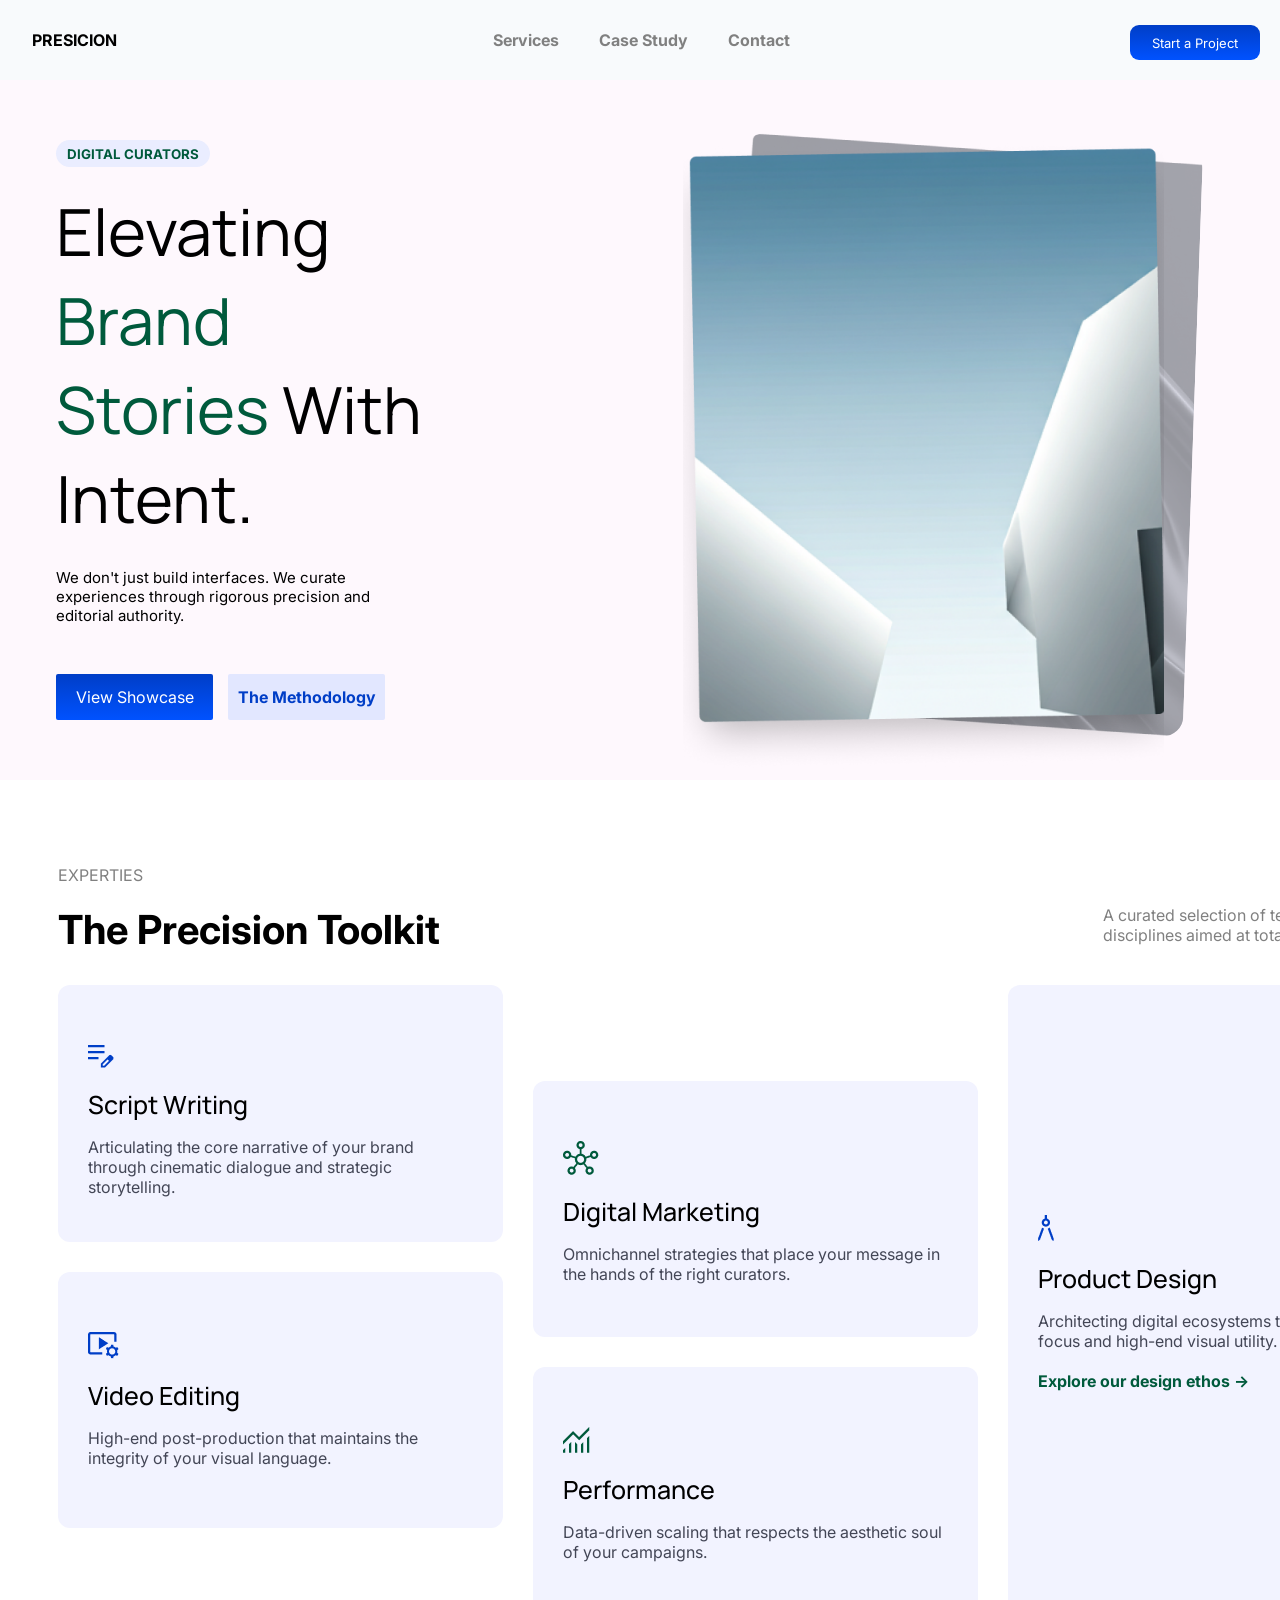
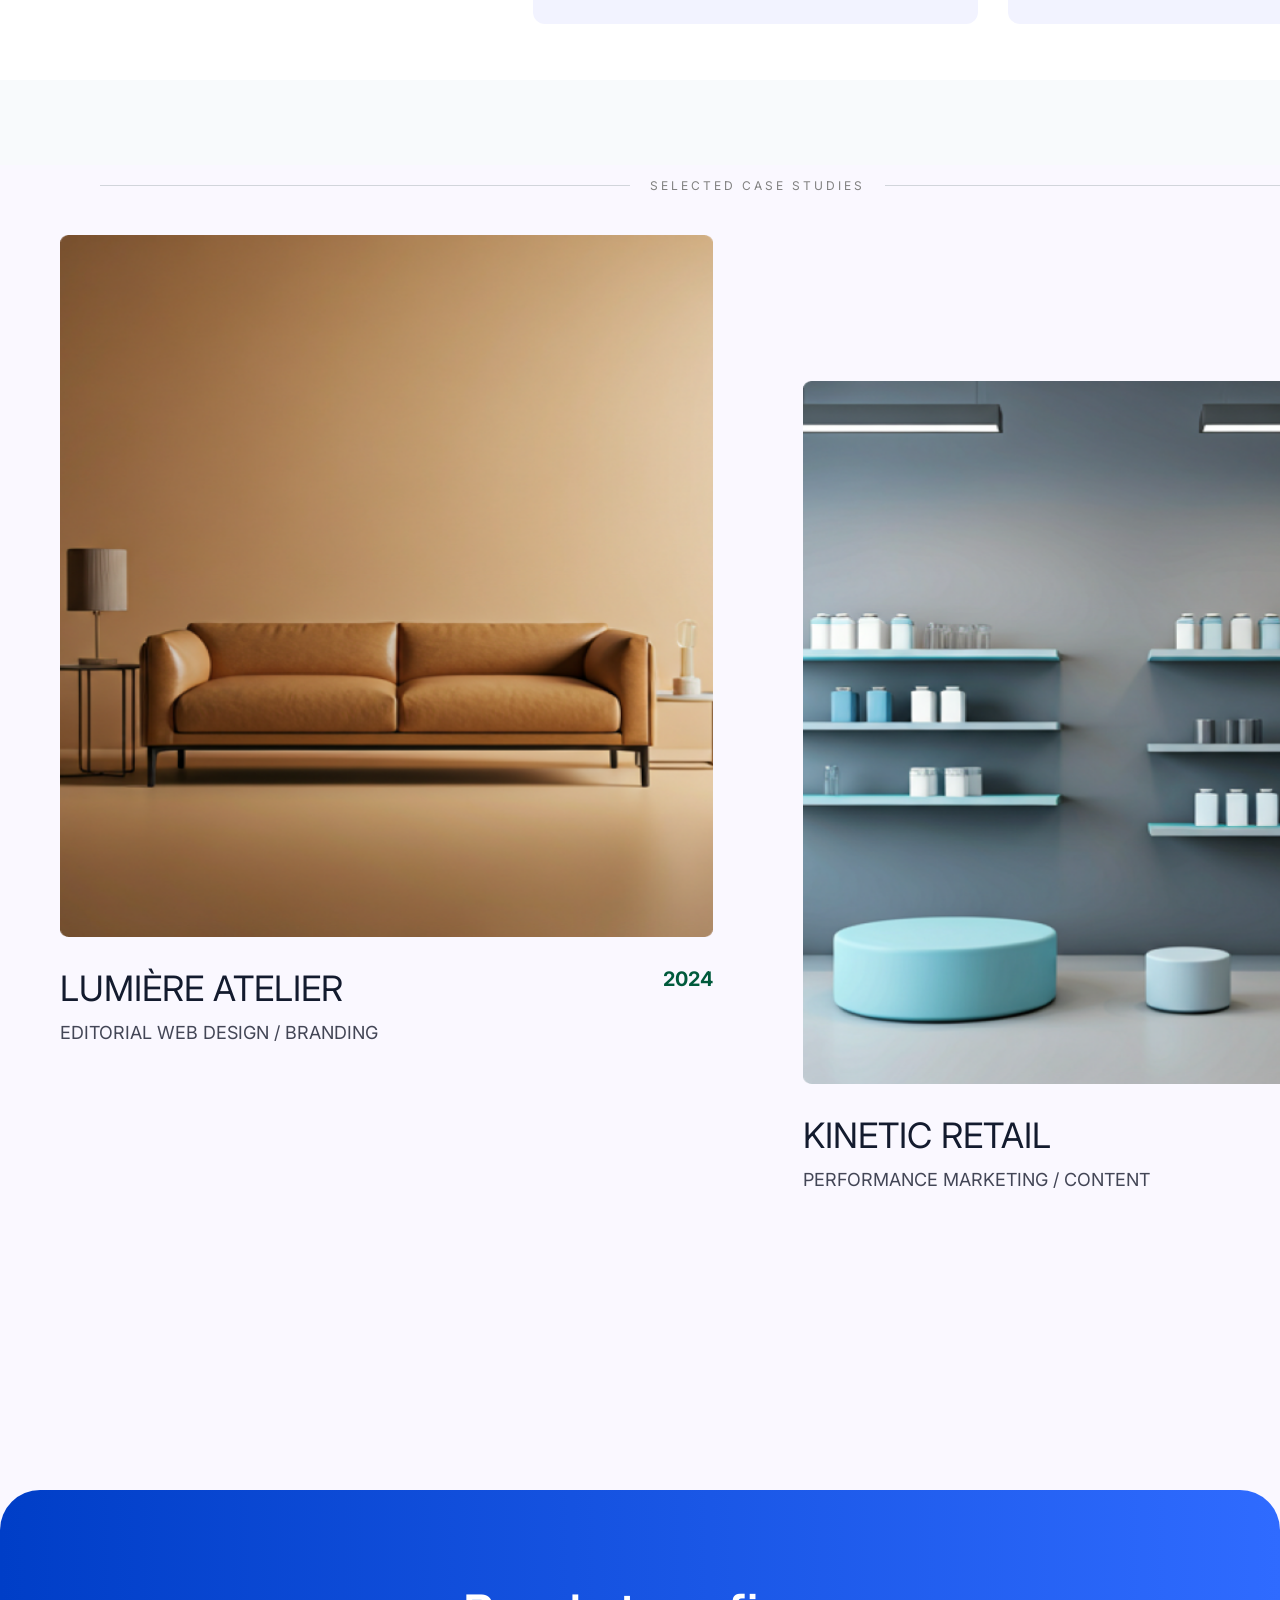
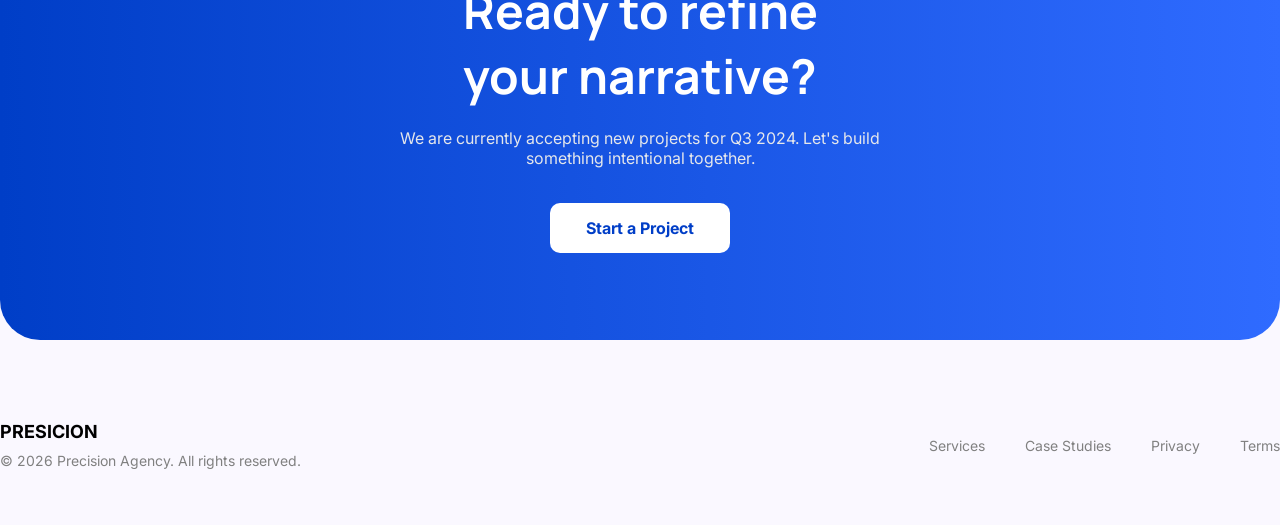
<file: Index.html>
<!DOCTYPE html>
<html lang="en">

<head>
    <meta charset="UTF-8">
    <meta name="viewport" content="width=device-width, initial-scale=1.0">
    <title>Home Page</title>
    <link rel="stylesheet" href="style.css">
</head>

<body>
    <nav>
        <div class="con1">
            <div class="btn">
                PRESICION
            </div>
            <div class="links">
                <div><a href="services.html">Services</a></div>
                <div><a href="casestudy.html">Case Study</a></div>
                <div><a href="contact.html">Contact</a></div>
            </div>
            <div class="btn1">
                Start a Project
            </div>
        </div>
    </nav>
    <section class="hero">
        <div class="content">
            <div>
                <div class="small">
                    DIGITAL CURATORS
                </div>
                <div class="big">
                    <div>Elevating</div>
                    <div id="edit">Brand</div>
                    <span id="edit">Stories</span>
                    <span>With</span>
                    <div>Intent.</div>
                </div>
                <div class="bottom">
                    We don't just build interfaces. We curate experiences
                    through rigorous precision and editorial authority.
                </div>
                <div class="buttons">
                    <span class="btn2">View Showcase</span>
                    <span class="btn3">The Methodology</span>
                </div>
            </div>
            <div class="photo">
                <div class="backimage">
                    <img class="back" src="Assets/Images/Home Page img/stack2.png" alt="">
                </div>
                <div class="frontimage">
                    <img src="Assets/Images/Home Page img/stack1.png" alt="">
                </div>
            </div>
        </div>
    </section>
    <section class="experties">
        <div class="box">
            <div>
                <div class="nav1">
                    <div>EXPERTIES</div>
                    <div class="corner">
                        <h1>The Precision Toolkit</h1>
                        <div>A curated selection of technical and creative<br>
                            disciplines aimed at total brand transformation.</div>
                    </div>
                </div>
                <div class="info">
                    <div class="item1">
                        <img src="Assets/Images/Home Page img/Icon 1.png">
                        <div>
                            <h3>Script Writing</h3>
                        </div>
                        <div class="gray">Articulating the core narrative of your brand
                            through cinematic dialogue and strategic
                            storytelling.</div>
                    </div>
                    <div class="item2">
                        <img src="Assets/Images/Home Page img/Icon 2.png">
                        <h3>Video Editing</h3>
                        <div class="gray">High-end post-production that maintains the
                            integrity of your visual language.</div>
                    </div>
                    <div class="item3">
                        <img src="Assets/Images/Home Page img/Icon 3.png">
                        <h3>Digital Marketing</h3>
                        <div class="gray">Omnichannel strategies that place your
                            message in the hands of the right curators.</div>
                    </div>
                    <div class="item4">
                        <img src="Assets/Images/Home Page img/Icon 4.png">
                        <h3>Performance</h3>
                        <div class="gray">
                            Data-driven scaling that respects the
                            aesthetic soul of your campaigns.
                        </div>
                    </div>
                    <div class="item5">
                        <img src="Assets/Images/Home Page img/Icon 5.png">
                        <h3>Product Design</h3>
                        <div class="hi">
                            Architecting digital ecosystems that prioritize
                            user focus and high-end visual utility.
                        </div>
                        <div>
                            <a id="newlink" href="Explore">Explore our design ethos →</a>
                        </div>
                    </div>
                </div>
            </div>
        </div>
    </section>
    <section class="work">
        <div>
            <div class="work1">
                <div class="bar">
                    <div class="line"></div>
                    <div class="text">SELECTED CASE STUDIES</div>
                    <div class="line"></div>
                </div>
                <div class="container">
                    <div class="item6">
                        <img src="Assets/Images/Home Page img/couch.png">
                    </div>
                    <div class="item7">
                        <img src="Assets/Images/Home Page img/shelves.png" alt="">
                    </div>
                    <div class="tiny">
                        <div>LUMIÈRE ATELIER</div>
                        <div id="num">2024</div>
                    </div>
                    <div class="yes">
                        EDITORIAL WEB DESIGN / BRANDING
                    </div>
                    <div class="tiny1">
                        <div>KINETIC RETAIL</div>
                        <div id="num1">2023</div>
                    </div>
                    <div class="yes1">
                        PERFORMANCE MARKETING / CONTENT
                    </div>
                </div>
            </div>
        </div>

    </section>
    <section>
        <section class="cta">
            <div class="cta1">
                <div class="ctabox">
                    <div class="ctahead">
                        Ready to refine<br>
                        your narrative?
                    </div>
                    <div class="ctatext">
                        We are currently accepting new projects for Q3 2024.
                        Let's build something intentional together.
                    </div>
                    <div class="ctabtn">
                        Start a Project
                    </div>
                </div>
            </div>
        </section>
    </section>
    <section class="footer">
        <div class="footer1">
            <div class="left">
                <div class="logo">
                    PRESICION
                </div>
                <div class="copyright">
                    © 2026 Precision Agency. All rights reserved.
                </div>
            </div>
            <div class="right">
                <div>Services</div>
                <div>Case Studies</div>
                <div>Privacy</div>
                <div>Terms</div>
            </div>
        </div>
    </section>
</body>

</html>
</file>
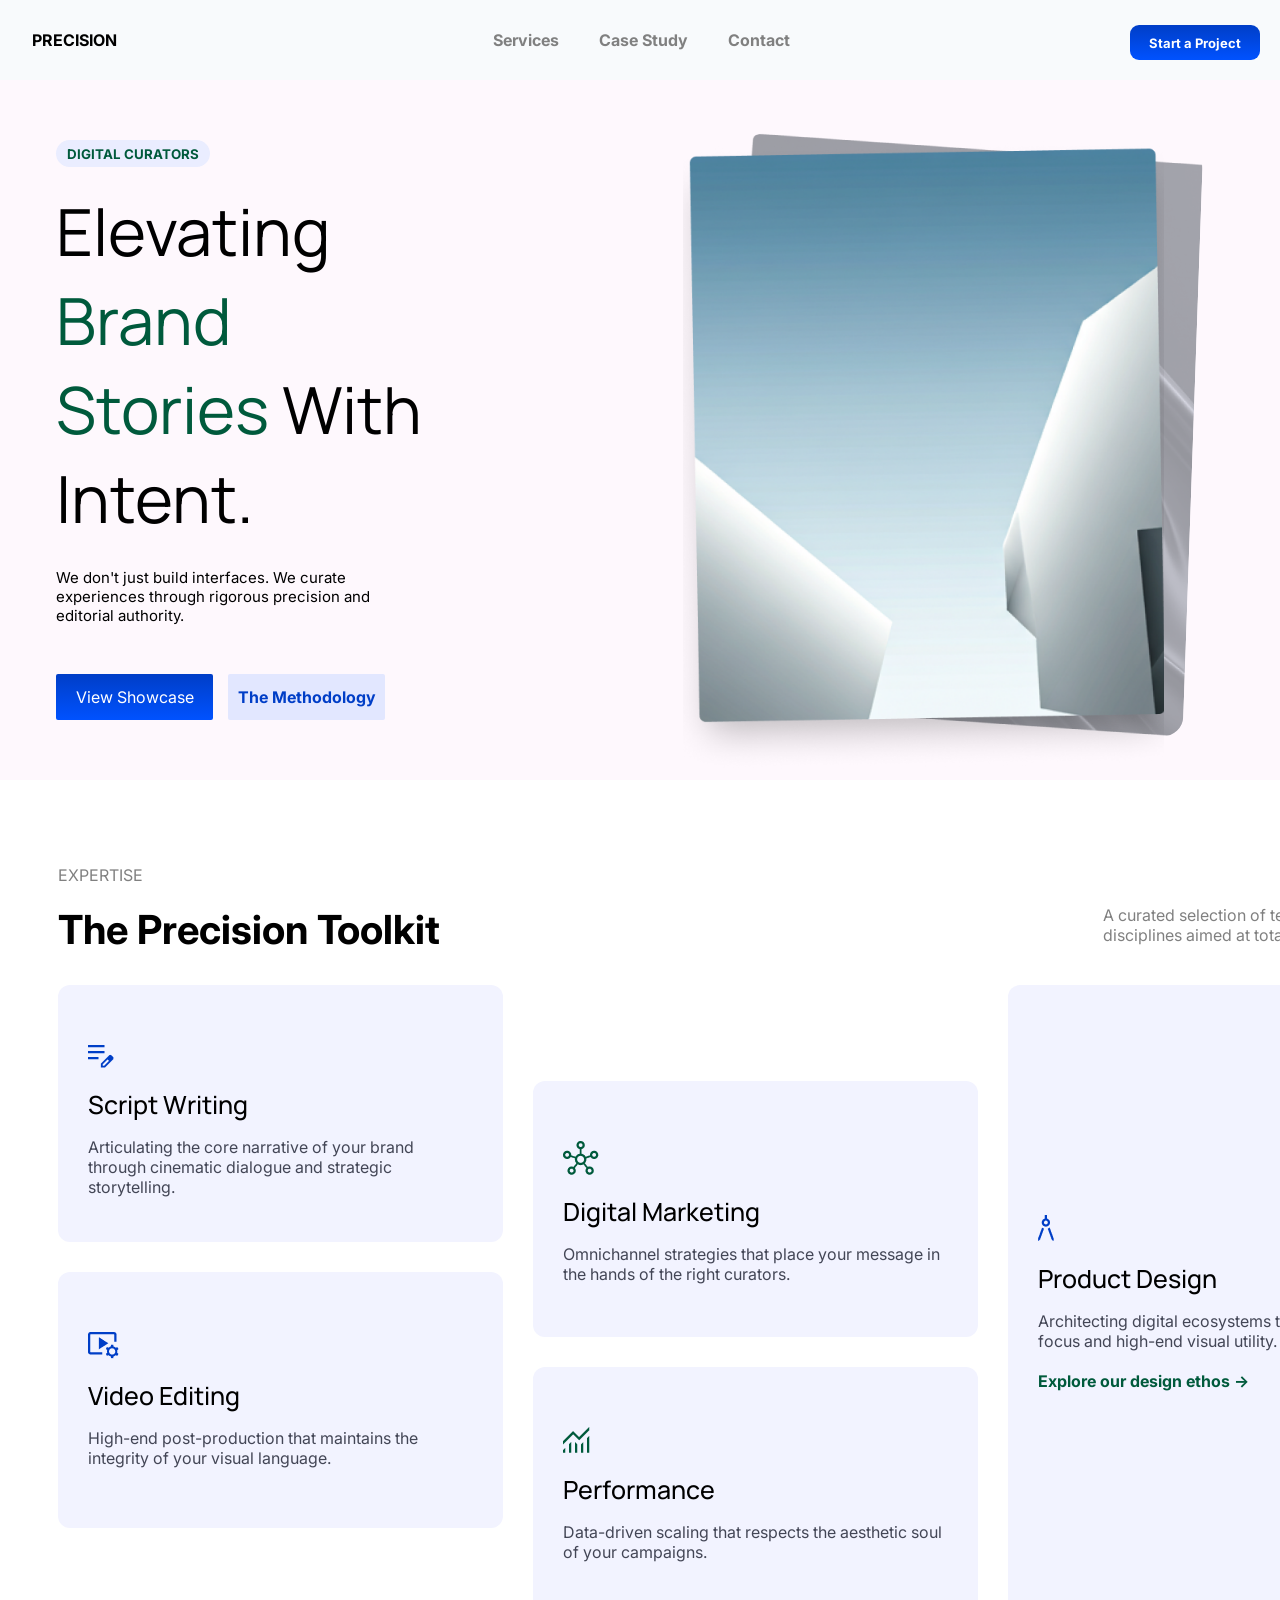
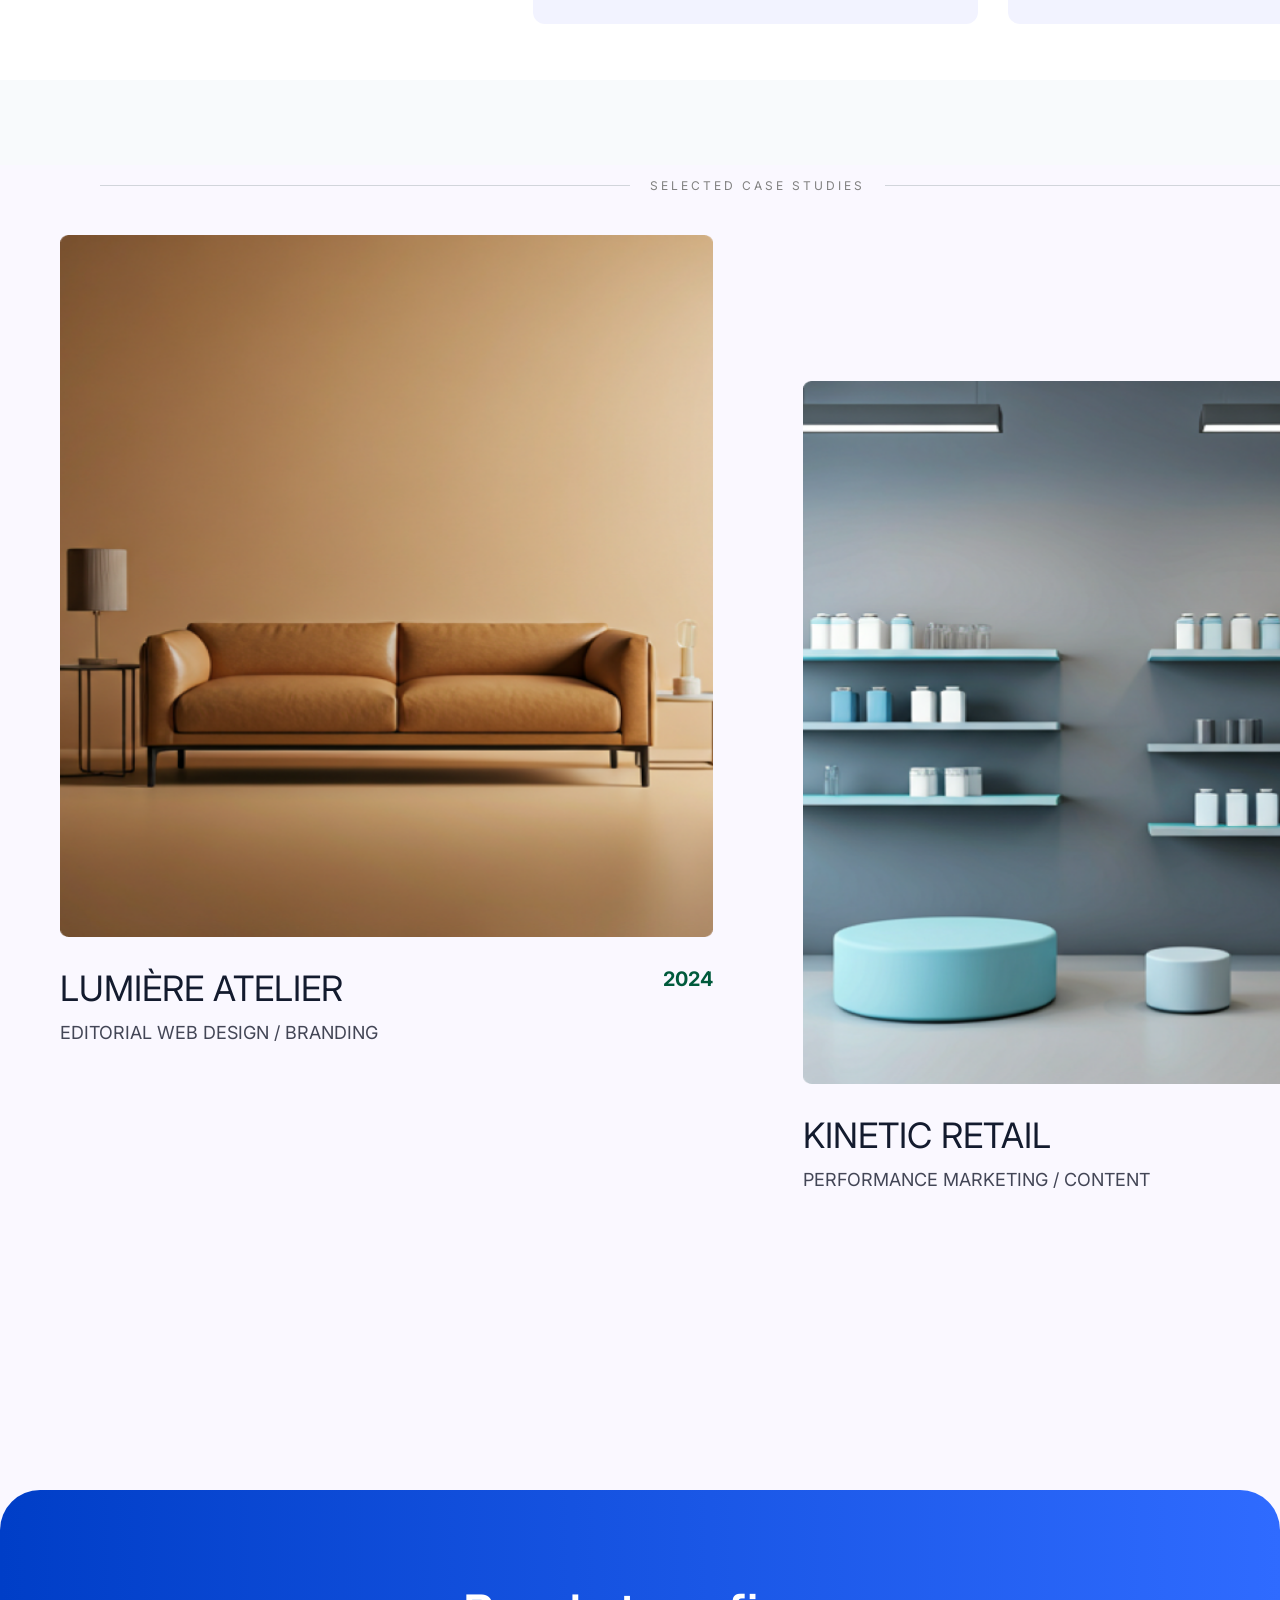
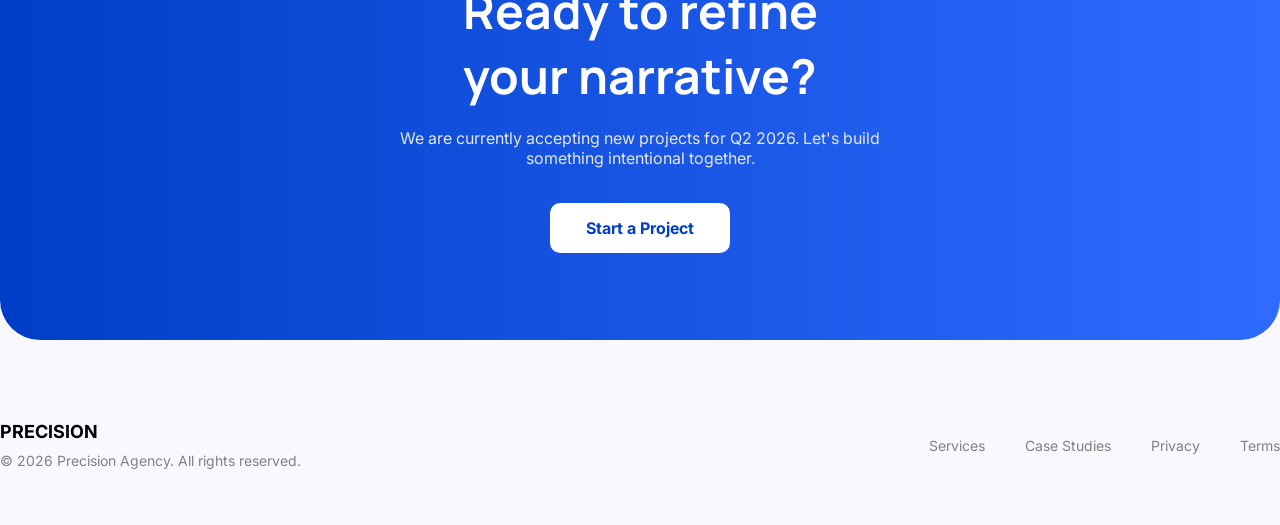
<file: index.html>
<!DOCTYPE html>
<html lang="en">

<head>
    <meta charset="UTF-8">
    <meta name="viewport" content="width=device-width, initial-scale=1.0">
    <title>Home Page</title>
    <link rel="stylesheet" href="style.css">
</head>

<body>
    <nav>
        <div class="con1">
            <div class="btn">
                PRECISION
            </div>
            <div class="links">
                <div><a href="services.html">Services</a></div>
                <div><a href="casestudy.html">Case Study</a></div>
                <div><a href="contact.html">Contact</a></div>
            </div>
            <div class="btn1">
    <a href="contact.html" style="color:white; text-decoration:none;">Start a Project</a>
</div>
        </div>
    </nav>
    <section class="hero">
        <div class="content">
            <div>
                <div class="small">
                    DIGITAL CURATORS
                </div>
                <div class="big">
                    <div>Elevating</div>
                    <div id="edit">Brand</div>
                     <span id="edit-stories">Stories</span>
                    <span>With</span>
                    <div>Intent.</div>
                </div>
                <div class="bottom">
                    We don't just build interfaces. We curate experiences
                    through rigorous precision and editorial authority.
                </div>
                <div class="buttons">
                    <span class="btn2">View Showcase</span>
                    <span class="btn3">The Methodology</span>
                </div>
            </div>
            <div class="photo">
                <div class="backimage">
                    <img class="back" src="Assets/Images/Home Page img/stack2.png" alt="">
                </div>
                <div class="frontimage">
                    <img src="Assets/Images/Home Page img/stack1.png" alt="">
                </div>
            </div>
        </div>
    </section>
    <section class="experties">
        <div class="box">
            <div>
                <div class="nav1">
                    <div>EXPERTISE</div>
                    <div class="corner">
                        <h1>The Precision Toolkit</h1>
                        <div>A curated selection of technical and creative<br>
                            disciplines aimed at total brand transformation.</div>
                    </div>
                </div>
                <div class="info">
                    <div class="item1">
                        <img src="Assets/Images/Home Page img/Icon 1.png">
                        <div>
                            <h3>Script Writing</h3>
                        </div>
                        <div class="gray">Articulating the core narrative of your brand
                            through cinematic dialogue and strategic
                            storytelling.</div>
                    </div>
                    <div class="item2">
                        <img src="Assets/Images/Home Page img/Icon 2.png">
                        <h3>Video Editing</h3>
                        <div class="gray">High-end post-production that maintains the
                            integrity of your visual language.</div>
                    </div>
                    <div class="item3">
                        <img src="Assets/Images/Home Page img/Icon 3.png">
                        <h3>Digital Marketing</h3>
                        <div class="gray">Omnichannel strategies that place your
                            message in the hands of the right curators.</div>
                    </div>
                    <div class="item4">
                        <img src="Assets/Images/Home Page img/Icon 4.png">
                        <h3>Performance</h3>
                        <div class="gray">
                            Data-driven scaling that respects the
                            aesthetic soul of your campaigns.
                        </div>
                    </div>
                    <div class="item5">
                        <img src="Assets/Images/Home Page img/Icon 5.png">
                        <h3>Product Design</h3>
                        <div class="hi">
                            Architecting digital ecosystems that prioritize
                            user focus and high-end visual utility.
                        </div>
                        <div>
                            <a id="newlink" href="services.html">Explore our design ethos →</a>
                        </div>
                    </div>
                </div>
            </div>
        </div>
    </section>
    <section class="work">
        <div>
            <div class="work1">
                <div class="bar">
                    <div class="line"></div>
                    <div class="text">SELECTED CASE STUDIES</div>
                    <div class="line"></div>
                </div>
                <div class="container">
                    <div class="item6">
                        <img src="Assets/Images/Home Page img/couch.png">
                    </div>
                    <div class="item7">
                        <img src="Assets/Images/Home Page img/shelves.png" alt="">
                    </div>
                    <div class="tiny">
                        <div>LUMIÈRE ATELIER</div>
                        <div id="num">2024</div>
                    </div>
                    <div class="yes">
                        EDITORIAL WEB DESIGN / BRANDING
                    </div>
                    <div class="tiny1">
                        <div>KINETIC RETAIL</div>
                        <div id="num1">2023</div>
                    </div>
                    <div class="yes1">
                        PERFORMANCE MARKETING / CONTENT
                    </div>
                </div>
            </div>
        </div>
    </section>
    <section>
        <section class="cta">
            <div class="cta1">
                <div class="ctabox">
                    <div class="ctahead">
                        Ready to refine<br>
                        your narrative?
                    </div>
                    <div class="ctatext">
                        We are currently accepting new projects for Q2 2026.
                        Let's build something intentional together.
                    </div>
                    <div class="ctabtn">
                        Start a Project
                    </div>
                </div>
            </div>
        </section>
    </section>
    <section class="footer">
        <div class="footer1">
            <div class="left">
                <div class="logo">
                    PRECISION
                </div>
                <div class="copyright">
                    &copy; 2026 Precision Agency. All rights reserved.
                </div>
            </div>
            <div class="right">
                <div>Services</div>
                <div>Case Studies</div>
                <div>Privacy</div>
                <div>Terms</div>
            </div>
        </div>
    </section>
</body>

</html>
</file>
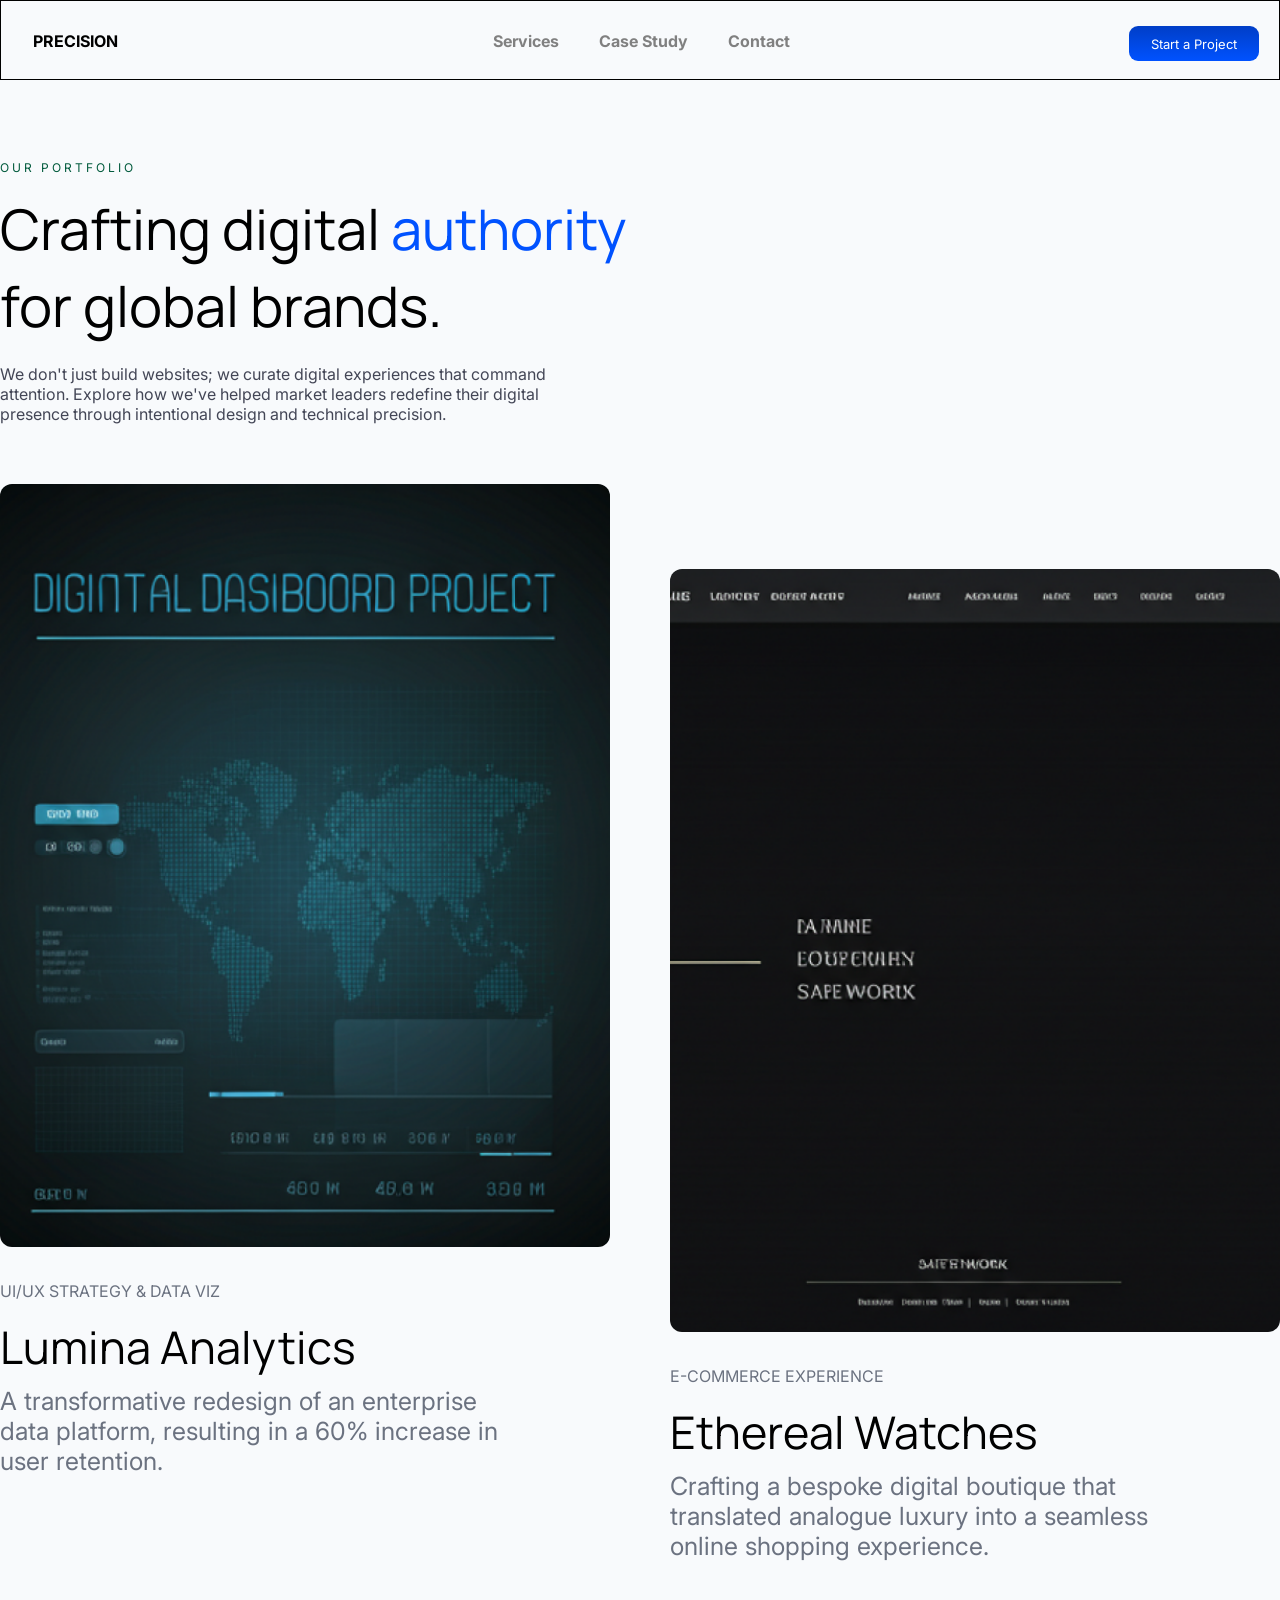
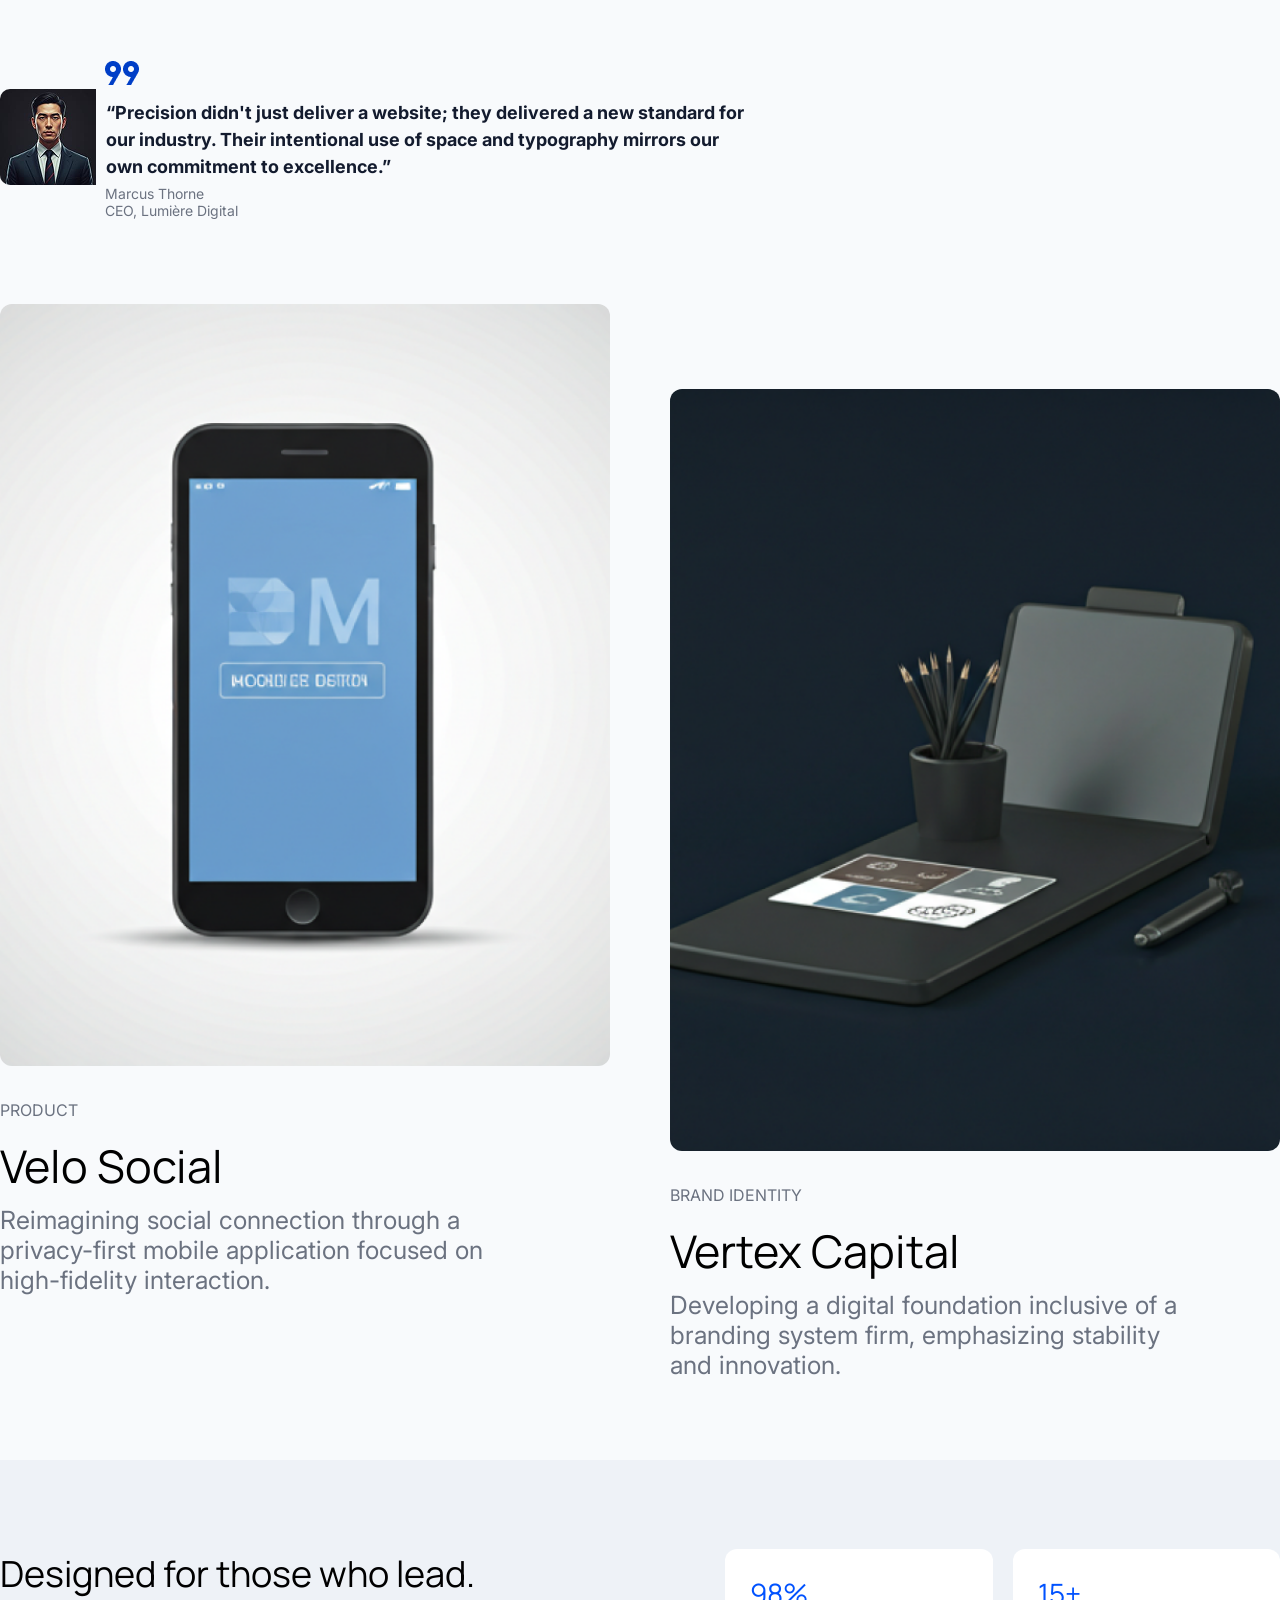
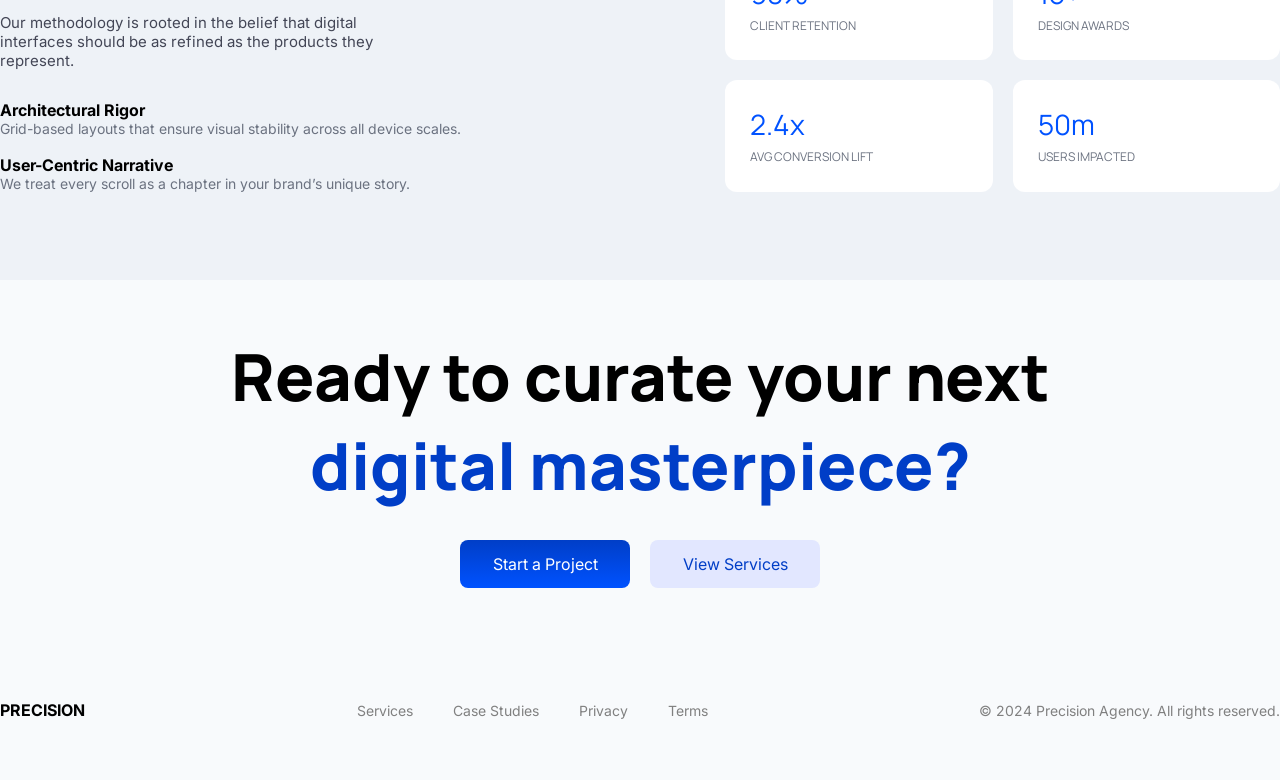
<file: casestudy.html>
<!DOCTYPE html>
<html lang="en">
<head>
    <meta charset="UTF-8">
    <meta name="viewport" content="width=device-width, initial-scale=1.0">
    <title>Case Study</title>
    <link rel="stylesheet" href="casestudy.css">
</head>
<body>
       <nav>
        <div class="con1">
            <div class="btn">
                PRECISION
            </div>
            <div class="links">
                <div><a href="services.html">Services</a></div>
                <div><a href="casestudy.html">Case Study</a></div>
                <div><a href="contact.html">Contact</a></div>
            </div>
            <div class="btn1">
                Start a Project
            </div>
        </div>
    </nav>
    <section class="casestudy">
    <div class="casewrap">
        <div class="smallcase">
            OUR PORTFOLIO
        </div>
        <div class="caseheading">
            Crafting digital <span class="blue">authority</span> for global brands.
        </div>
        <div class="casesub">
            We don't just build websites; we curate digital experiences
            that command attention. Explore how we've helped market leaders
            redefine their digital presence through intentional design
            and technical precision.
        </div>
        <div class="casegrid">
            <div class="citem">
                <img src="Assets/Images/Case Studies img/world map.png">
                <div class="subh">UI/UX STRATEGY & DATA VIZ</div>
                <div class="projecttitle">
                    Lumina Analytics
                </div>
                <div class="projectdesc">
                    A transformative redesign of an enterprise data
                    platform, resulting in a 60% increase in user retention.
                </div>
            </div>
            <div class="citem" id="downimg">
                <img src="Assets/Images/Case Studies img/black.png">
                <div class="subh">E-COMMERCE EXPERIENCE</div>
                <div class="projecttitle">
                    Ethereal Watches
                </div>
                <div class="projectdesc">
                    Crafting a bespoke digital boutique that translated
                    analogue luxury into a seamless online shopping experience.
                </div>
            </div>
        </div>
            <div class="number">
                <img src="Assets/Images/Case Studies img/99.png" alt="">
            </div>
            <div class="man">
            <img src="Assets/Images/Case Studies img/Client Portrait.png" alt="">
            <div class="quote">
                “Precision didn't just deliver a website; they delivered a new
                standard for our industry. Their intentional use of space and
                typography mirrors our own commitment to excellence.”
            </div>
            </div>
            <div class="author">
                Marcus Thorne<br>
                CEO, Lumière Digital
            </div>
        <div class="casegrid">
            <div class="citem">
                <img src="Assets/Images/Case Studies img/phone.png">
                <div class="subh">PRODUCT</div>
                <div class="projecttitle">
                    Velo Social
                </div>
                <div class="projectdesc">
                    Reimagining social connection through a privacy-first
                    mobile application focused on high-fidelity interaction.
                </div>
            </div>
            <div class="citem" id="downimg">
                <img src="Assets/Images/Case Studies img/case.png">
                <div class="subh">BRAND IDENTITY</div>
                <div class="projecttitle">
                    Vertex Capital
                </div>
                <div class="projectdesc">
                    Developing a digital foundation inclusive of a
                    branding system firm, emphasizing stability and innovation.
                </div>
            </div>
        </div>
    </div>
</section>
<section class="method">
    <div class="methodwrap">
        <div class="methodleft">
            <div class="methodtitle">
                Designed for those who lead.
            </div>
            <div class="methoddesc">
                Our methodology is rooted in the belief that digital
                interfaces should be as refined as the products they represent.
            </div>
            <div class="methodpoints">
                <div class="point">
                    <div class="pointhead">Architectural Rigor</div>
                    <div class="pointtext">
                        Grid-based layouts that ensure visual stability across all device scales.
                    </div>
                </div>
                <div class="point">
                    <div class="pointhead">User-Centric Narrative</div>
                    <div class="pointtext">
                        We treat every scroll as a chapter in your brand’s unique story.
                    </div>
                </div>
            </div>
        </div>
        <div class="methodright">
            <div class="stat">98%<span>CLIENT RETENTION</span></div>
            <div class="stat">15+<span>DESIGN AWARDS</span></div>
            <div class="stat">2.4x<span>AVG CONVERSION LIFT</span></div>
            <div class="stat">50m<span>USERS IMPACTED</span></div>
        </div>
    </div>
</section>
<section class="cta2">
    <div class="cta2wrap">
        <div class="cta2title">
            Ready to curate your next<br>
            <span>digital masterpiece?</span>
        </div>
        <div class="cta2buttons">
            <div class="cta2btn1">
                Start a Project
            </div>
            <div class="cta2btn2">
                View Services
            </div>
        </div>
    </div>
</section>
 <section class="footer2">
    <div class="footerwrap">
        <div class="fleft">
            PRECISION
        </div>
        <div class="fcenter">
            <div>Services</div>
            <div>Case Studies</div>
            <div>Privacy</div>
            <div>Terms</div>
        </div>
        <div class="fright">
            &copy; 2024 Precision Agency. All rights reserved.
        </div>
    </div>
</section>
</body>
    
</html>
</file>
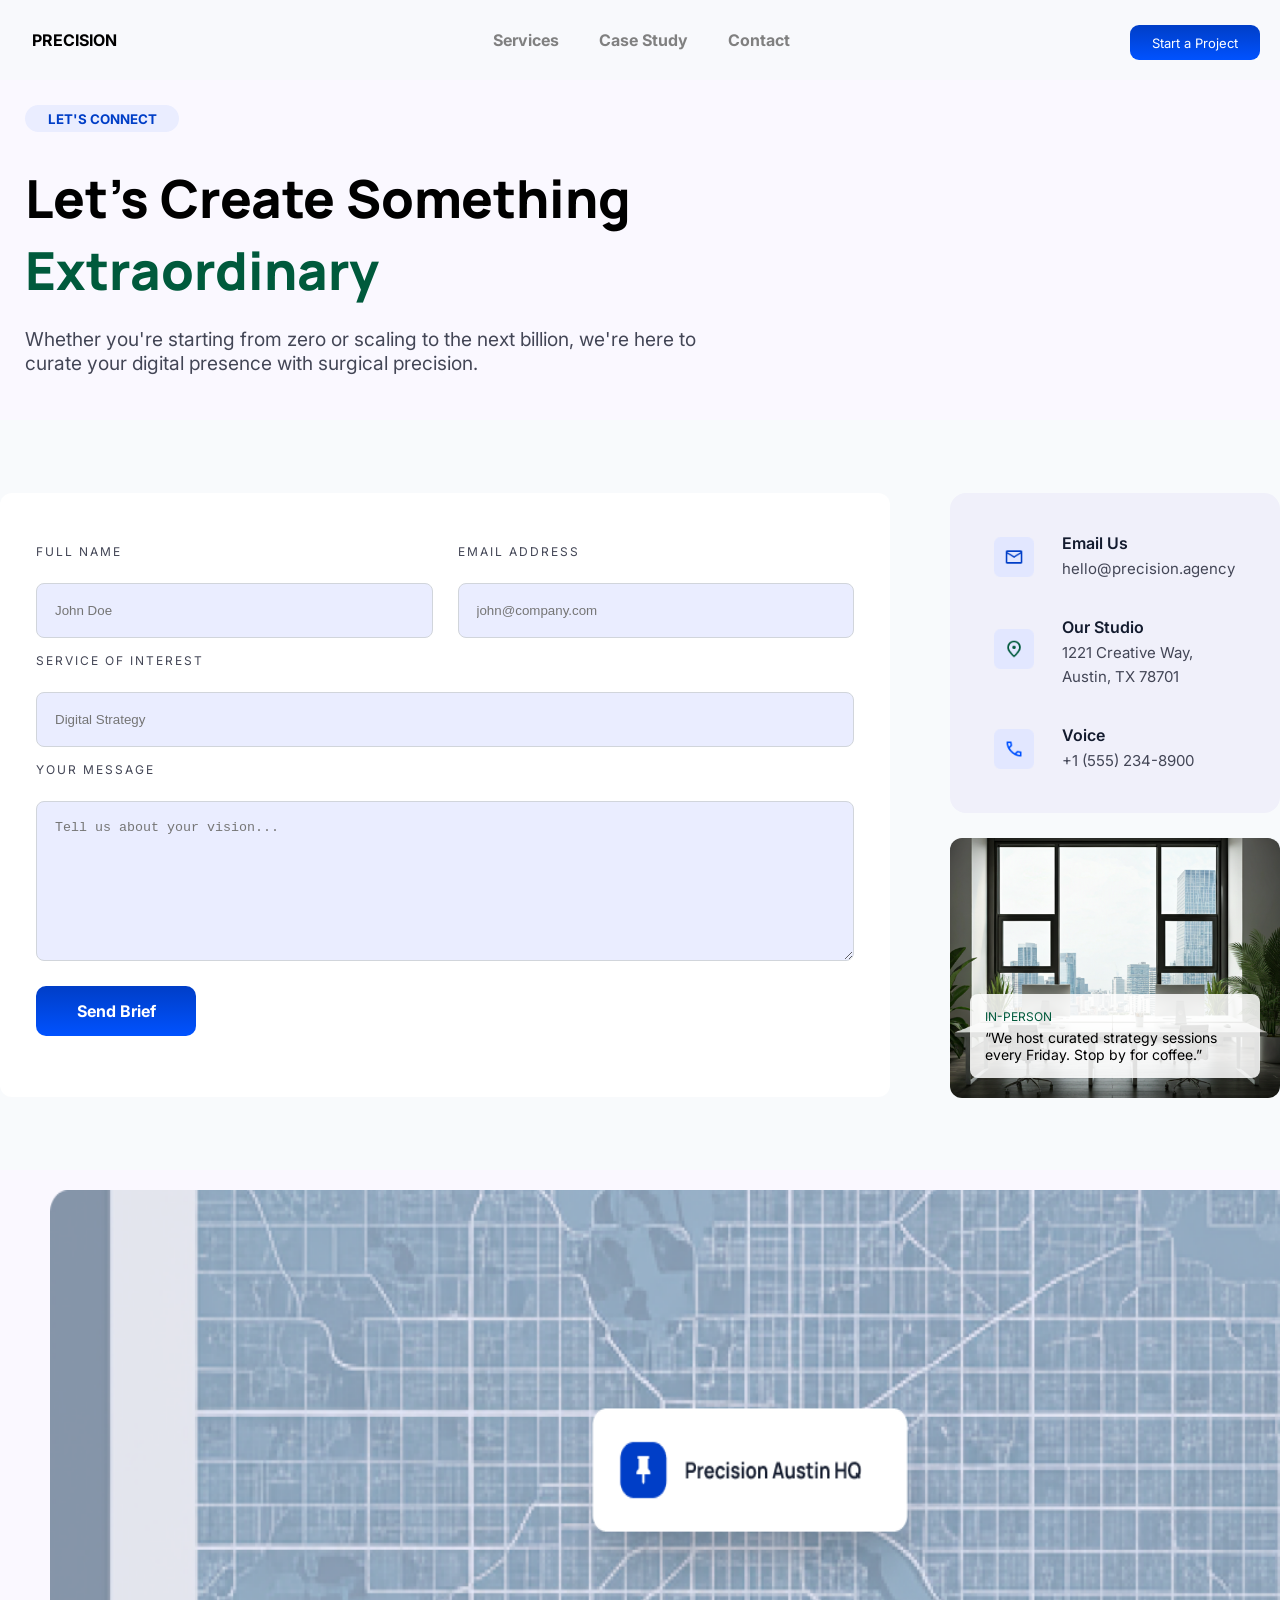
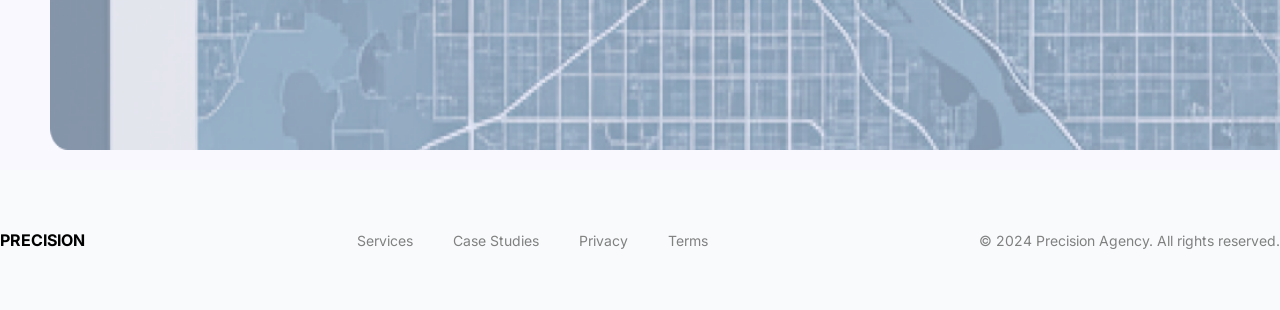
<file: contact.html>
<!DOCTYPE html>
<html lang="en">

<head>
    <meta charset="UTF-8">
    <meta name="viewport" content="width=device-width, initial-scale=1.0">
    <title>Contact</title>
    <link rel="stylesheet" href="contact.css">
</head>

<body>
    <nav>
        <div class="con1">
            <div class="btn">
                PRECISION
            </div>
            <div class="links">
                <div><a href="services.html">Services</a></div>
                <div><a href="casestudy.html">Case Study</a></div>
                <div><a href="contact.html">Contact</a></div>
            </div>
            <div class="btn1">
                Start a Project
            </div>
        </div>
    </nav>
    <section class="hero">
        <div>
            <div class="small">
                LET'S CONNECT
            </div>
            <div class="text">
                <div>
                    <h1>Let's Create Something</h1>
                </div>
                <div class="green">
                    <h1>Extraordinary</h1>
                </div>
            </div>
            <div class="btext">
                Whether you're starting from zero or scaling to the next billion, we're here to
                curate your digital presence with surgical precision.
            </div>
        </div>
    </section>
    <section class="contactpage">
        <div class="contactwrap">
            <div class="formleft">
                <div class="layerbox">
                    <div class="inputrow">
                        <div class="field">
                            <label>FULL NAME</label>
                            <input type="text" placeholder="John Doe">
                        </div>
                        <div class="field">
                            <label>EMAIL ADDRESS</label>
                            <input type="email" placeholder="john@company.com">
                        </div>
                    </div>
                    <div class="field full">
                        <label>SERVICE OF INTEREST</label>
                        <input type="text" placeholder="Digital Strategy">
                    </div>
                    <div class="field full">
                        <label>YOUR MESSAGE</label>
                        <textarea placeholder="Tell us about your vision..."></textarea>
                    </div>
                    <div class="sendbtn">
                        Send Brief
                    </div>
                </div>
            </div>
            <div class="formright">
                <div class="contact-list">
                    <div class="contact-item">
                        <div class="icon-box blue">
                            <img src="Assets/Images/Contact Us img/icon email.png" alt="Email" width="40" height="40">
                        </div>
                        <div class="contact-text">
                            <p class="label">Email Us</p>
                            <p class="value">hello@precision.agency</p>
                        </div>
                    </div>
                    <div class="contact-item">
                        <div class="icon-box green">
                            <img src="Assets/Images/Contact Us img/icon location.png" alt="Location" width="40"
                                height="40">
                        </div>
                        <div class="contact-text">
                            <p class="label">Our Studio</p>
                            <p class="value">1221 Creative Way,<br>Austin, TX 78701</p>
                        </div>
                    </div>
                    <div class="contact-item">
                        <div class="icon-box blue">
                            <img src="Assets/Images/Contact Us img/icon call.png" alt="Phone" width="40" height="40">
                        </div>
                        <div class="contact-text">
                            <p class="label">Voice</p>
                            <p class="value">+1 (555) 234-8900</p>
                        </div>
                    </div>
                </div>
                <div class="officecard">
                    <div class="cardtext">
                        <div class="smalltext">IN-PERSON</div>
                        <div>
                            “We host curated strategy sessions every Friday.
                            Stop by for coffee.”
                        </div>
                    </div>
                </div>
            </div>
        </div>
    </section>
    <section class="map">
        <img src="Assets/Images/Contact Us img/Map Section.png" alt="" height="600" width="1450">
    </section>
    <section class="footer2">
        <div class="footerwrap">
            <div class="fleft">
                PRECISION
            </div>
            <div class="fcenter">
                <div>Services</div>
                <div>Case Studies</div>
                <div>Privacy</div>
                <div>Terms</div>
            </div>
            <div class="fright">
                &copy; 2024 Precision Agency. All rights reserved.
            </div>
        </div>
    </section>
</body>

</html>
</file>
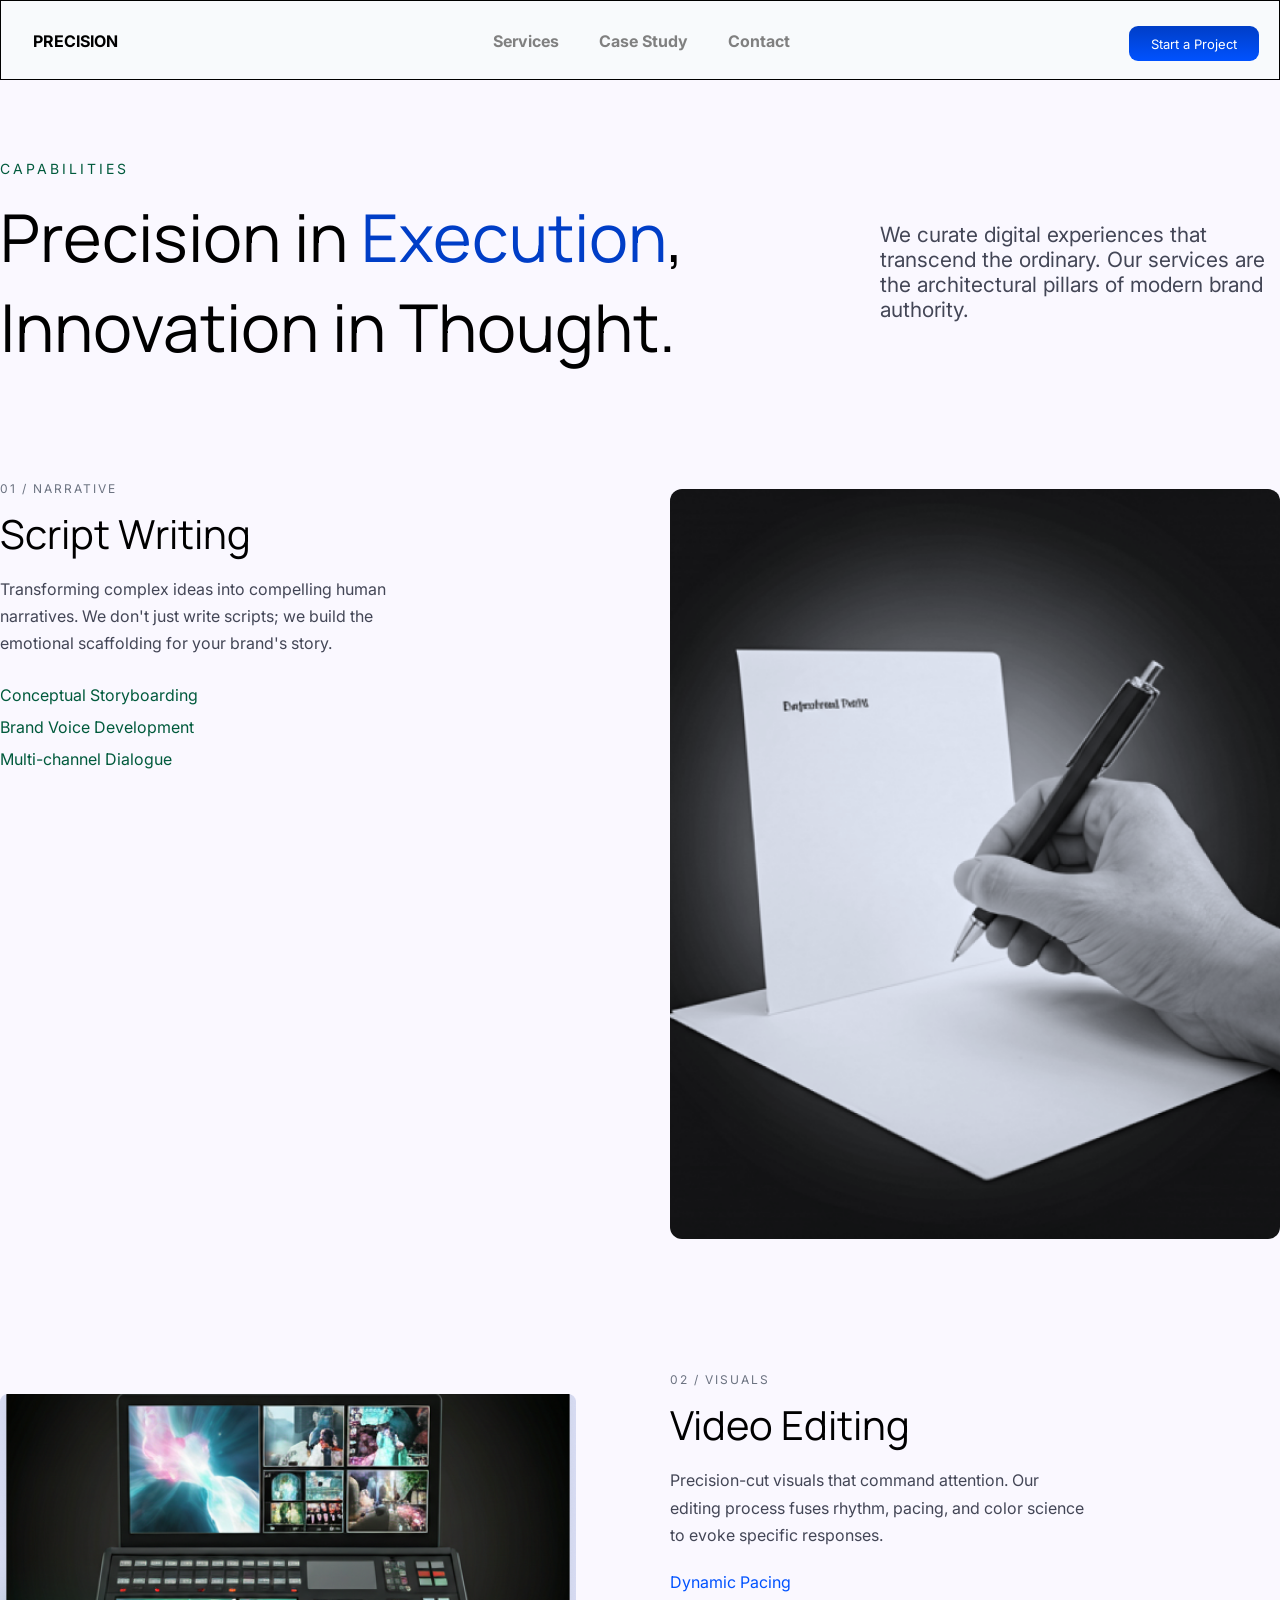
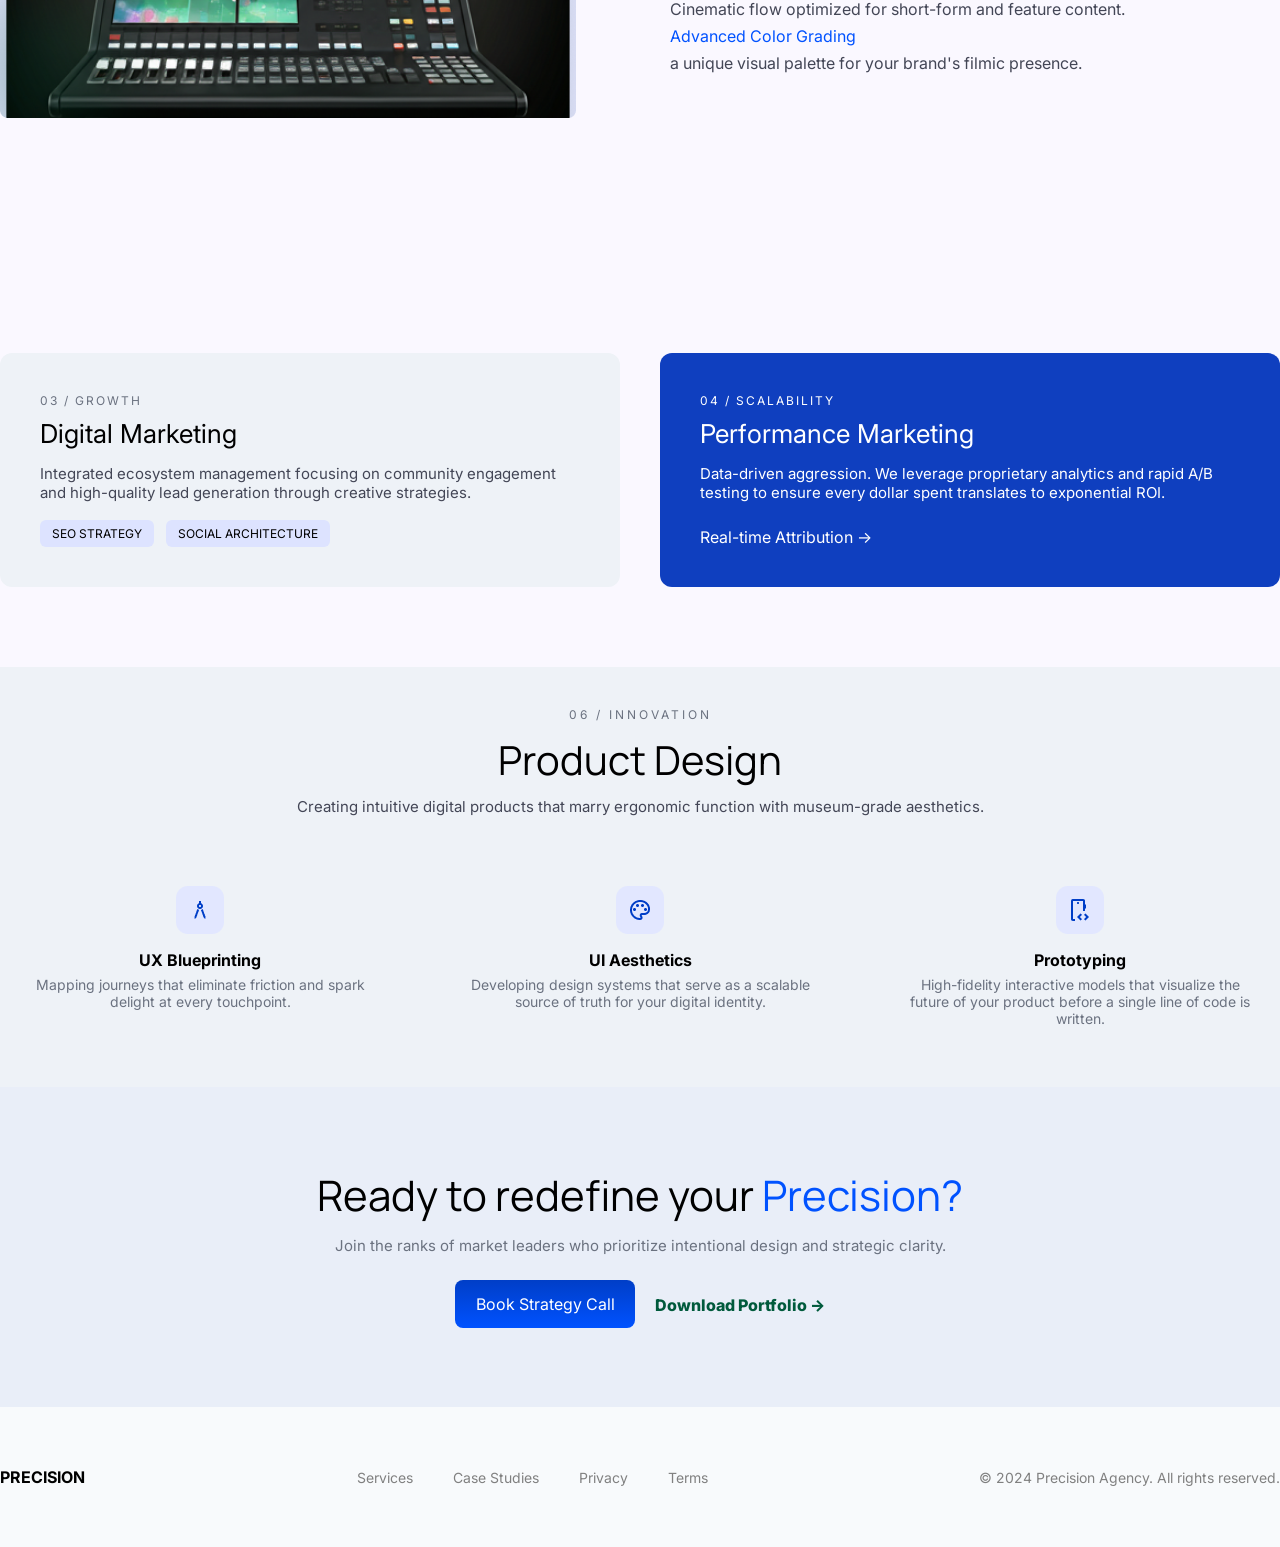
<file: services.html>
<!DOCTYPE html>
<html lang="en">

<head>
    <meta charset="UTF-8">
    <meta name="viewport" content="width=device-width, initial-scale=1.0">
    <title>Services</title>
    <link rel="stylesheet" href="services.css">
</head>

<body>
    <nav>
        <div class="con1">
            <div class="btn">
                PRECISION
            </div>
            <div class="links">
                <div><a href="services.html">Services</a></div>
                <div><a href="casestudy.html">Case Study</a></div>
                <div><a href="contact.html">Contact</a></div>
            </div>
            <div class="btn1">
                Start a Project
            </div>
        </div>
    </nav>
    <section class="capabilities">
        <div class="capwrap">
            <div class="capheader">
                <div class="capleft">
                    <div class="capsmall">CAPABILITIES</div>
                    <div class="capheading">
                        Precision in <span>Execution</span>,<br>
                        Innovation in Thought.
                    </div>
                </div>
                <div class="capright">
                    We curate digital experiences that transcend
                    the ordinary. Our services are the architectural
                    pillars of modern brand authority.
                </div>
            </div>
            <div class="caprow">
                <div class="captext" id="top">
                    <div class="capsub">01 / NARRATIVE</div>
                    <div class="captitle">
                        Script Writing
                    </div>
                    <div class="capdesc">
                        Transforming complex ideas into compelling human narratives.
                        We don't just write scripts; we build the emotional scaffolding
                        for your brand's story.
                    </div>
                    <div class="caplist">
                        <div>Conceptual Storyboarding</div>
                        <div>Brand Voice Development</div>
                        <div>Multi-channel Dialogue</div>
                    </div>
                </div>
                <div class="capimage">
                    <img src="Assets/Images/Services img/pen.png">
                </div>
            </div>
            <div class="caprow reverse">
                <div id="newimg">
                    <img src="Assets/Images/Services img/video edit.png">
                </div>
                <div class="captext">
                    <div class="capsub">02 / VISUALS</div>
                    <div class="captitle">
                        Video Editing
                    </div>
                    <div class="capdesc">
                        Precision-cut visuals that command attention.
                        Our editing process fuses rhythm, pacing,
                        and color science to evoke specific responses.
                    </div>
                    <div class="caplinks">
                        Dynamic Pacing<br>
                        <span style="color: #434656;">Cinematic flow optimized for short-form and feature content.<br></span>
                        Advanced Color Grading<br>
                        <span style="color:#434656 ;"> a unique visual palette for your brand's filmic presence.</span>
                    </div>
                </div>
            </div>
            <div class="capgrid">
                <div class="gridcard light">
                    <div class="capsub">03 / GROWTH</div>
                    <div class="gridtitle">
                        Digital Marketing
                    </div>
                    <div class="gridtext">
                        Integrated ecosystem management focusing
                        on community engagement and high-quality
                        lead generation through creative strategies.
                    </div>
                    <div class="tags">
                        <span>SEO STRATEGY</span>
                        <span>SOCIAL ARCHITECTURE</span>
                    </div>
                </div>
                <div class="gridcard blue">
                    <div class="capsub white">
                        04 / SCALABILITY
                    </div>
                    <div class="gridtitle white">
                        Performance Marketing
                    </div>
                    <div class="gridtext white">
                        Data-driven aggression. We leverage proprietary
                        analytics and rapid A/B testing to ensure every
                        dollar spent translates to exponential ROI.
                    </div>
                    <div class="gridlink">
                        Real-time Attribution →
                    </div>
                </div>
            </div>
        </div>
    </section>
    <section class="productdesign">
        <div class="pdwrap">
            <div class="pdsmall">
                06 / INNOVATION
            </div>
            <div class="pdtitle">
                Product Design
            </div>
            <div class="pddesc">
                Creating intuitive digital products that marry ergonomic
                function with museum-grade aesthetics.
            </div>
            <div class="pdgrid">
                <div class="pdcard">
                    <img src="Assets/Images/Services img/compass.png">
                    <div class="cardtitle">
                        UX Blueprinting
                    </div>
                    <div class="carddesc">
                        Mapping journeys that eliminate friction
                        and spark delight at every touchpoint.
                    </div>
                </div>
                <div class="pdcard">
                    <img src="Assets/Images/Services img/drawing.png">
                    <div class="cardtitle">
                        UI Aesthetics
                    </div>
                    <div class="carddesc">
                        Developing design systems that serve
                        as a scalable source of truth for your
                        digital identity.
                    </div>
                </div>
                <div class="pdcard">
                    <img src="Assets/Images/Services img/idk.png">
                    <div class="cardtitle">
                        Prototyping
                    </div>
                    <div class="carddesc">
                        High-fidelity interactive models that
                        visualize the future of your product
                        before a single line of code is written.
                    </div>
                </div>
            </div>
        </div>
    </section>
    <section class="cta3">
        <div class="cta3wrap">
            <div class="cta3title">
                Ready to redefine your <span>Precision?</span>
            </div>
            <div class="cta3desc">
                Join the ranks of market leaders who prioritize intentional design
                and strategic clarity.
            </div>
            <div class="cta3buttons">
                <div class="cta3btn1">
                    Book Strategy Call
                </div>
                <div style="color: #005A3C; font-weight: 800; padding-top: 15px;">
                    Download Portfolio →
                </div>
            </div>
        </div>
    </section>
    <section class="footer2">
        <div class="footerwrap">
            <div class="fleft">
                PRECISION
            </div>
            <div class="fcenter">
                <div>Services</div>
                <div>Case Studies</div>
                <div>Privacy</div>
                <div>Terms</div>
            </div>
            <div class="fright">
                 &copy; 2024 Precision Agency. All rights reserved.
            </div>
        </div>
    </section>
</body>

</html>
</file>
<file: style.css>
@import url('https://fonts.googleapis.com/css2?family=Inter:ital,opsz,wght@0,14..32,100..900;1,14..32,100..900&display=swap');
@import url('https://fonts.googleapis.com/css2?family=Manrope:wght@200..800&display=swap');

* {
    margin: 0;
    padding: 0;
    box-sizing: border-box;
}

body {
    background-color: #F8FAFC;
    font-family: 'Inter', sans-serif;
}

nav {
    width: 100%;
}

.con1 {
    width: 100%;
    height: 80px;
    display: flex;
    justify-content: space-between;
}

.btn {
    font-weight: bold;
    padding-left: 32px;
    padding-top: 30px;
    padding-bottom: 32px;
    padding-right: 35.97px;
    font-size: medium;
}

.links {
    display: flex;
    padding-top: 30px;
    display: flex;
    gap: 40px;
}

a {
    text-decoration: none;
    color: gray;
    font-weight: bold;
}

#newlink {
    color: #005A3C;
    font-weight: 15px;
}

a:active {
    color: #003EC7;
    text-decoration: underline;
}

.btn1 {
    height: 35px;
    width: 130px;
    background: linear-gradient(#003EC7, #0052FF);
    border-radius: 9px;
    color: white;
    font-size: small;
    display: flex;
    justify-content: center;
    align-items: center;
    margin-top: 25px;
    margin-right: 20px;
}

.hero {
    width: 100%;
    height: 700px;
    display: flex;
    justify-content: center;
    align-items: center;
    background-color: rgb(254, 248, 253);
    padding-top: 110.5px;
    padding-right: 32px;
    padding-bottom: 110.5px;
    padding-left: 32px;
}

.content {
    height: 121%;
    width: 96%;
    display: grid;
    grid-template-columns: repeat(2, 1fr);
    grid-template-rows: 100%;
    column-gap: 40px;
    align-items: center;
}

.photo {
    position: relative;
    width: 100%;
    height: 100%;
}

.backimage {
    position: absolute;
    top: 1px;
    right: 31px;
    z-index: 1;
    transform: rotate(2deg);
    border-radius: 20px;
    overflow: hidden;
    width: 460px;
    height: 588px;
}

.backimage img {
    width: 100%;
    height: 100%;
    object-fit: cover;
    display: block;
}

.frontimage {
    position: absolute;
    top: -2px;
    right: 60px;
    z-index: 2;
    border-radius: 20px;
    overflow: hidden;
    width: 481px;
    height: 635px;
}

.frontimage img {
    width: 100%;
    height: 100%;
    object-fit: cover;
    display: block;
}

.small {
    height: 27px;
    width: 154px;
    border-radius: 15px;
    display: flex;
    justify-content: center;
    align-items: center;
    font-size: smaller;
    background-color: #EAEDFF;
    color: #005A3C;
    font-weight: bolder;
}

.big {
    width: 100%;
    height: 361px;
    margin-top: 20px;
    font-family: 'Manrope';
    font-size: 65px;
}

#edit {
    color: #005A3C;
}
#edit-stories {
    color: #005A3C;
}

.bottom {
    height: 66px;
    width: 60%;
    margin-top: 20px;
    font-size: 15px;
}

.buttons {
    display: flex;
    gap: 15px;
    margin-top: 40px;
}

.btn2 {
    height: 46px;
    width: 157px;
    background: linear-gradient(#003EC7, #0052FF);
    border-radius: 2px;
    color: white;
    display: inline-flex;
    justify-content: center;
    align-items: center;
}

.btn3 {
    background-color: #E2E7FF;
    height: 46px;
    width: 157px;
    border-radius: 2px;
    color: #003EC7;
    display: inline-flex;
    justify-content: center;
    align-items: center;
    font-weight: bold;
}

.experties {
    background-color: #FFFFFF;
    height: 900px;
    width: 100%;
    padding-top: 85px;
    padding-bottom: 85px;
    padding-left: 58px;
    padding-right: 15px;
}

.box {
    width: 1395px;
    height: 725px;
}

.nav1 {
    width: 100%;
    height: 80px;
    color: gray;
    margin-bottom: 40px;
}

h1 {
    color: black;
    font-size: 40px;
}

p {
    padding-left: 940px;
    padding-top: 20px;
    padding-bottom: 5px;
}

.corner {
    display: flex;
    justify-content: space-between;
    padding-top: 20px;
}

.info {
    width: 100%;
    height: 639px;
    display: grid;
    grid-template-columns: repeat(3, 1fr);
    grid-template-rows: repeat(7, 1fr);
    row-gap: 30px;
    column-gap: 30px;
}

.item1 {
    background-color: #F2F3FF;
    grid-row: 1/4;
}

h3 {
    margin-bottom: 15px;
    font-family: 'Manrope';
    font-weight: 500;
    font-size: 25px;
}

.item2 {
    background-color: #F2F3FF;
    grid-row: 4/7;
}

.item3 {
    background-color: #F2F3FF;
    grid-column: 2/3;
    grid-row: 2/5;
}

.item4 {
    background-color: #F2F3FF;
    grid-column: 2/3;
    grid-row: 5/8;
}

.item5 {
    background-color: #F2F3FF;
    grid-column: 3/4;
    grid-row: 1/8;
}

.item5 img {
    padding-top: 170px;
}

.info img {
    margin-top: 30px;
}

.item1,
.item2,
.item3,
.item4,
.item5 {
    padding: 30px;
    border-radius: 12px;
}

.info img {
    margin-bottom: 15px;
}

.work {
    width: 100%;
    height: 1300px;
    background-color: #FAF8FF;
}

.work1 {
    width: 1395px;
    height: 1064px;
    margin-top: 5px;
    margin-left: 60px;
    margin-top: 85px;
}

.bar {
    width: 100%;
    height: 40px;
    display: flex;
    align-items: center;
    justify-content: center;
    gap: 20px;
}

.line {
    height: 1px;
    width: 38%;
    background-color: #D1D5DB;
}

.text {
    font-size: 12px;
    letter-spacing: 3px;
    color: gray;
}

.container {
    margin-top: 30px;
    height: 995px;
    width: 100%;
    display: grid;
    grid-template-columns: repeat(2, 1fr);
    grid-template-rows: repeat(7, 1fr);
    row-gap: 30px;
    column-gap: 90px;
}

.item6 {
    grid-row-start: 1;
    grid-row-end: 6;
    grid-column-start: 1;
    grid-column-end: 2;
}

.item6 img {
    width: 100%;
    height: 100%;
}

.item7 {
    grid-row-start: 2;
    grid-row-end: 7;
    grid-column-start: 2;
    grid-column-end: 3;
}

.item7 img {
    width: 100%;
    height: 100%;
}

.tiny {
    color: #131B2E;
    grid-row-start: 6;
    grid-row-end: 7;
    grid-column-start: 1;
    grid-column-end: 2;
    font-size: 35px;
    display: flex;
    justify-content: space-between;
}

#num {
    color: #005A3C;
    font-size: 20px;
    font-weight: bold;
}

.yes {
    grid-row-start: 6;
    grid-row-end: 7;
    grid-column-start: 1;
    grid-column-end: 2;
    padding-top: 55px;
    font-size: 18px;
    color: #434656;
}

.tiny1 {
    color: #131B2E;
    grid-row-start: 7;
    grid-row-end: 8;
    grid-column-start: 2;
    grid-column-end: 3;
    font-size: 35px;
    display: flex;
    justify-content: space-between;
}

#num1 {
    color: #005A3C;
    font-size: 20px;
    font-weight: bold;
}

.yes1 {
    grid-row-start: 7;
    grid-row-end: 8;
    grid-column-start: 2;
    grid-column-end: 3;
    padding-top: 55px;
    font-size: 18px;
    color: #434656;
}

.cta {
    width: 100%;
    height: 500px;
    background-color: #FAF8FF;
    display: flex;
    justify-content: center;
    align-items: center;
}

.cta1 {
    width: 1395px;
    height: 450px;
}

.ctabox {
    width: 100%;
    height: 100%;
    border-radius: 40px;
    background: linear-gradient(90deg, #003EC7, #2F6BFF);
    display: flex;
    flex-direction: column;
    justify-content: center;
    align-items: center;
}

.ctahead {
    font-family: 'Manrope';
    font-size: 48px;
    font-weight: bold;
    color: white;
    text-align: center;
}

.ctatext {
    margin-top: 20px;
    font-size: 16px;
    color: #E5E7EB;
    text-align: center;
    width: 500px;
}

.ctabtn {
    margin-top: 35px;
    width: 180px;
    height: 50px;
    background-color: white;
    color: #003EC7;
    display: flex;
    justify-content: center;
    align-items: center;
    border-radius: 10px;
    font-weight: bold;
}

.footer {
    width: 100%;
    height: 160px;
    background-color: #FAF8FF;
    display: flex;
    justify-content: center;
    align-items: center;
}

.footer1 {
    width: 1395px;
    display: flex;
    justify-content: space-between;
    align-items: center;
}

.logo {
    font-weight: bold;
    font-size: 18px;
}

.copyright {
    margin-top: 10px;
    font-size: 14px;
    color: gray;
}

@media (max-width: 1024px) {
    .photo {
        display: none;
    }
    .big {
        font-size: 48px;
    }
    .info {
        grid-template-columns: repeat(2, 1fr);
    }
    .item5 {
        grid-column: 1/3;
        grid-row: auto;
    }
    .container {
        grid-template-columns: 1fr;
    }
    .tiny, .tiny1 {
        font-size: 24px;
    }
}

@media (max-width: 768px) {
    .con1 {
        flex-direction: column;
        height: auto;
        padding: 15px;
        gap: 15px;
    }
    .links {
        padding-top: 10px;
        gap: 20px;
    }
    .btn1 {
        margin: 0;
    }
    .hero {
        height: auto;
        padding: 60px 20px;
    }
    .photo {
        display: none;
    }
    .big {
        font-size: 36px;
        height: auto;
    }
    .bottom {
        width: 100%;
    }
    .buttons {
        flex-direction: column;
        align-items: center;
    }
    .experties {
        height: auto;
        padding: 40px 20px;
    }
    .box {
        width: 100%;
        height: auto;
    }
    .nav1 {
        height: auto;
        margin-bottom: 20px;
    }
    .corner {
        flex-direction: column;
        gap: 10px;
    }
    .info {
        grid-template-columns: 1fr;
        height: auto;
    }
    .item1, .item2, .item3, .item4, .item5 {
        grid-column: auto;
        grid-row: auto;
    }
    h1 {
        font-size: 28px;
    }
    .work {
        height: auto;
        padding: 40px 20px;
    }
    .work1 {
        width: 100%;
        margin: 0;
        height: auto;
    }
    .container {
        height: auto;
        column-gap: 20px;
    }
    .cta {
        height: auto;
        padding: 40px 20px;
    }
    .cta1 {
        width: 100%;
        height: auto;
    }
    .ctabox {
        padding: 40px 20px;
    }
    .ctahead {
        font-size: 32px;
    }
    .ctatext {
        width: 100%;
    }
    .footer {
        height: auto;
        padding: 30px 20px;
    }
    .footer1 {
        flex-direction: column;
        gap: 20px;
        text-align: center;
    }
    .right {
        flex-wrap: wrap;
        justify-content: center;
    }
}

.right {
    display: flex;
    gap: 40px;
    color: gray;
    font-size: 14px;
}

.hi {
    padding-bottom: 20px;
    color: #434656;
}

.gray {
    color: #434656;
}
</file>
<file: casestudy.css>
@import url('https://fonts.googleapis.com/css2?family=Inter:ital,opsz,wght@0,14..32,100..900;1,14..32,100..900&display=swap');
@import url('https://fonts.googleapis.com/css2?family=Manrope:wght@200..800&display=swap');
*{
    margin: 0;
    padding: 0;
    box-sizing: border-box;
}
body{
    background-color: #F8FAFC;
    font-family: 'Inter',sans-serif;
}
nav{
    width: 100%;
}
.con1{
    width: 100%;
    height: 80px;
    border: 1px solid black;
    display: flex;
    justify-content: space-between;
}

.btn{
    font-weight: bold;
    padding-left: 32px;
    padding-top: 30px;
    padding-bottom: 32px;
    padding-right: 35.97px;
    font-size: medium;
}
.links{
    display: flex;
    padding-top: 30px;
    display: flex;
    gap: 40px;
} 
a{
    text-decoration: none;
    color: gray;
    font-weight: bold;
}
a:active{
    color: #003EC7;
    text-decoration: underline;
}
.btn1{
    height: 35px;
    width: 130px;
    background: linear-gradient(#003EC7,#0052FF);
    border-radius: 9px;
    color: white;
    font-size: small;
    display: flex;
    justify-content: center;
    align-items: center;
    margin-top: 25px;
    margin-right:20px ;
}
.casestudy{
    width:100%;
    background-color:#F8FAFC;
    display:flex;
    justify-content:center;
}

.casewrap{
    width:1395px;
    padding-top:80px;
    padding-bottom:80px;
}
.smallcase{
    font-size:12px;
    letter-spacing:3px;
    color: #005A3C;
}

.caseheading{
    font-family:'Manrope';
    font-size:56px;
    margin-top:15px;
    width:650px;
}

.blue{
    color:#0052FF;
}

.casesub{
    margin-top:20px;
    width:600px;
    font-size:16px;
    color:#434656;
}
.casegrid{
    margin-top:60px;
    display:grid;
    grid-template-columns:1fr 1fr;
    column-gap:60px;
}

.citem img{
    width:100%;
    border-radius:12px;
}
#downimg{
    margin-top: 85px;
}
.projecttitle{
    margin-top:15px;
    font-size:45px;
    font-family: 'Manrope';
}
.subh{
    color: #6B7280;
    padding-top: 30px;
}
.projectdesc{
    margin-top:8px;
    font-size:25px;
    color:#6B7280;
    width:85%;
}
.number{
    margin-left: 105px;
    margin-top: 100px;
}
.man{
    margin-bottom:10px;
    width:750px;
    display: flex;
}
.man img{
    border-radius: 10px;
    padding-right: 10px;
    margin-bottom: 10px;
}
.quote{
    font-size:18px;
    color:#131B2E;
    margin-top: 10px;
    font-weight: bolder;
    line-height:1.5 ;
}

.author{
    margin-top:-20px;
    font-size:14px;
    color:#6B7280;
    margin-left: 105px;
    margin-bottom: 85px;
}
.method{
    width:100%;
    height:420px;
    background-color:#EEF2F7;
    display:flex;
    justify-content:center;
    align-items:center;
}

.methodwrap{
    width:1395px;
    display:grid;
    grid-template-columns:1.2fr 1fr;
    column-gap:60px;
}
.methodtitle{
    font-family:'Manrope';
    font-size:36px;
}

.methoddesc{
    margin-top:15px;
    font-size:15px;
    color:#434656;
    width:420px;
}

.methodpoints{
    margin-top:30px;
    display:flex;
    flex-direction:column;
    gap:18px;
}

.pointhead{
    font-weight:bold;
}

.pointtext{
    font-size:14px;
    color:#6B7280;
}
.methodright{
    display:grid;
    grid-template-columns:1fr 1fr;
    grid-template-rows:1fr 1fr;
    gap:20px;
}

.stat{
    background-color:white;
    border-radius:12px;
    padding:25px;
    font-size:28px;
    color:#0052FF;
    font-family:'Manrope';
}

.stat span{
    display:block;
    font-size:12px;
    color:#6B7280;
    margin-top:5px;
}
.cta2{
    width:100%;
    height:360px;
    display:flex;
    justify-content:center;
    align-items:center;
    background-color:#F8FAFC;
}

.cta2wrap{
    width:1395px;
    text-align:center;
}

.cta2title{
    font-family:'Manrope';
    font-size:65px;
    font-weight: 900;
    
}

.cta2title span{
    color:#003EC7;
}

.cta2buttons{
    margin-top:30px;
    display:flex;
    justify-content:center;
    gap:20px;
}

.cta2btn1{
    width:170px;
    height:48px;
    background:linear-gradient(#003EC7,#0052FF);
    color:white;
    display:flex;
    justify-content:center;
    align-items:center;
    border-radius:8px;
}

.cta2btn2{
    width:170px;
    height:48px;
    background-color:#E2E7FF;
    color:#003EC7;
    display:flex;
    justify-content:center;
    align-items:center;
    border-radius:8px;
}
.footer2{
    width:100%;
    height:140px;
    background-color:#F8FAFC;
    display:flex;
    justify-content:center;
    align-items:center;
}

.footerwrap{
    width:1395px;
    display:flex;
    justify-content:space-between;
    align-items:center;
}

.fleft{
    font-weight:bold;
}

.fcenter{
    display:flex;
    gap:40px;
    color:gray;
    font-size:14px;
}
@media (max-width: 1024px) {
    .casegrid {
        grid-template-columns: 1fr;
    }
    .methodwrap {
        grid-template-columns: 1fr;
    }
    .methodright {
        grid-template-columns: repeat(2, 1fr);
    }
}

@media (max-width: 768px) {
    .con1 {
        flex-direction: column;
        height: auto;
        padding: 15px;
        gap: 15px;
    }
    .links {
        padding-top: 10px;
        gap: 20px;
    }
    .btn1 {
        margin: 0;
    }
    .casewrap {
        width: 100%;
        padding: 40px 20px;
    }
    .caseheading {
        font-size: 36px;
        width: 100%;
    }
    .casesub {
        width: 100%;
    }
    #downimg {
        margin-top: 40px;
    }
    .number {
        margin-left: 0;
        margin-top: 40px;
    }
    .number img {
        width: 100px;
    }
    .testimonial {
        width: 100%;
        flex-direction: column;
    }
    .testimonial img {
        width: 100%;
    }
    .author {
        margin-left: 0;
    }
    .method {
        height: auto;
        padding: 40px 20px;
    }
    .methodwrap {
        width: 100%;
    }
    .methodtitle {
        font-size: 28px;
    }
    .methoddesc {
        width: 100%;
    }
    .methodpoints {
        flex-direction: column;
    }
    .methodright {
        grid-template-columns: 1fr;
    }
    .cta2 {
        height: auto;
        padding: 40px 20px;
    }
    .cta2wrap {
        width: 100%;
    }
    .cta2title {
        font-size: 36px;
    }
    .cta2buttons {
        flex-direction: column;
        align-items: center;
    }
    .footer2 {
        height: auto;
        padding: 30px 20px;
    }
    .footerwrap {
        flex-direction: column;
        gap: 20px;
        text-align: center;
    }
    .fcenter {
        flex-wrap: wrap;
        justify-content: center;
    }
}

.fright{
    font-size:14px;
    color:gray;
}
</file>
<file: contact.css>
@import url('https://fonts.googleapis.com/css2?family=Inter:ital,opsz,wght@0,14..32,100..900;1,14..32,100..900&display=swap');
@import url('https://fonts.googleapis.com/css2?family=Manrope:wght@200..800&display=swap');
*{
    margin: 0;
    padding: 0;
    box-sizing: border-box;
}
body{
    background-color: #faf8ff;
    font-family: 'Inter',sans-serif;
}
nav{
    width: 100%;
    background-color: #F8FAFCCC;
}
.con1{
    width: 100%;
    height: 80px;
   
    display: flex;
    justify-content: space-between;
}

.btn{
    font-weight: bold;
    padding-left: 32px;
    padding-top: 30px;
    padding-bottom: 32px;
    padding-right: 35.97px;
    font-size: medium;
}
.links{
    display: flex;
    padding-top: 30px;
    display: flex;
    gap: 40px;
} 
a{
    text-decoration: none;
    color: gray;
    font-weight: bold;
}
a:active{
    color: #003EC7;
    text-decoration: underline;
}
.btn1{
    height: 35px;
    width: 130px;
    background: linear-gradient(#003EC7,#0052FF);
    border-radius: 9px;
    color: white;
    font-size: small;
    display: flex;
    justify-content: center;
    align-items: center;
    margin-top: 25px;
    margin-right:20px ;
}
.hero{
    
    height: 315px;
    width: 1450px;
    margin-top: 25px;
    margin-left: 25px;
    margin-right: 25px;
}
.small{
    height: 27px;
    width: 154px;
    
    border-radius: 15px;
    display: flex;
    justify-content: center;
    align-items: center;
    font-size: smaller;
    background-color: #EAEDFF;
    color: #003EC7;
    font-weight: bolder;
}
.green{
    color: #005A3C;
}
.text{
    font-size: 35px;
    padding-top: 30px;
    font-family: 'Manrope';
}
h1{
    font-weight: 900;
}
.btext{
    
    width: 680px;
    height: 69px;
    color: #434656;
    display: flex;
    align-items: flex-end;
    font-size: larger;
}
.contactpage{
    width:100%;
    height:750px;
    background-color:#F8FAFC;
    display:flex;
    justify-content:center;
    align-items:center;
}

.contactwrap{
    width:1395px;
    display:grid;
    grid-template-columns:2fr 1fr;
    column-gap:60px;
}
.layerbox{
    background-color: #FFFFFF;
   
    height: 604px;
    width: 890px;
    padding-top: 36px;
    padding-left: 36px;
    padding-right: 36px;
    padding-bottom: 10px;
    border-radius: 12px;
    line-height: 3;
}
.formleft{
    display:flex;
    flex-direction:column;
    gap:25px;
}
.formleft label{
    color: #434656;
    padding-bottom: 5px;
    padding-top: 5px;
}
.formleft input{
    background-color: #eaedff;
}
.formleft textarea{
    background-color: #eaedff;
}
.inputrow{
    display:grid;
    grid-template-columns:1fr 1fr;
    column-gap:25px;
}

.field{
    display:flex;
    flex-direction:column;
}

label{
    font-size:12px;
    letter-spacing:2px;
    margin-bottom:8px;
    color:#6B7280;
}

input{
    height:55px;
    border-radius:8px;
    border:1px solid #D1D5DB;
    padding-left:18px;
}

textarea{
    height:160px;
    border-radius:8px;
    border:1px solid #D1D5DB;
    padding:18px;
}
.sendbtn{
    width:160px;
    height:50px;
    background:linear-gradient(#003EC7,#0052FF);
    color:white;
    display:flex;
    justify-content:center;
    align-items:center;
    border-radius:10px;
    font-weight:bold;
    margin-top: 25px;
}
.formright{
    display:flex;
    flex-direction:column;
    gap:25px;
}

.contact-list {
  display: flex;
  flex-direction: column;
  gap: 1.75rem;
  padding: 2rem;
  background: #f0f0fa;
  border-radius: 16px;
  max-width: 400px;
  width: 100%;
}

.contact-item {
  display: flex;
  align-items: flex-start;
  gap: 1rem;
}

.icon-box {
  width: 64px;
  height: 64px;
  min-width: 64px;
  border-radius: 12px;
  display: flex;
  align-items: center;
  justify-content: center;
}

.contact-text {
  display: flex;
  flex-direction: column;
  gap: 4px;
  justify-content: center;
  min-height: 64px;
}

.label {
  font-size: 16px;
  font-weight: 600;
  color: #131B2E;
}

.value {
  font-size: 15px;
  color: #434656;
  line-height: 1.6;
}

.officecard{
    height:260px;
    border-radius:12px;
    background-image:url("Assets/Images/Home Page img/office.png");
    background-size:cover;
    background-position:center;
    display:flex;
    align-items:flex-end;
}

.cardtext{
    background:rgba(255,255,255,0.85);
    margin:20px;
    padding:15px;
    border-radius:8px;
    font-size:14px;
}

.smalltext{
    font-size:12px;
    color:#005A3C;
    margin-bottom:5px;
}
.map
{
    height: 600px;
    width: 100%;
}
.map img{
    padding-top: 20px;
    padding-bottom: 20px;
    padding-left: 50px;

}
.footer2{
    width:100%;
    height:140px;
    background-color:#F8FAFC;
    display:flex;
    justify-content:center;
    align-items:center;
}

.footerwrap{
    width:1395px;
    display:flex;
    justify-content:space-between;
    align-items:center;
}

.fleft{
    font-weight:bold;
}

.fcenter{
    display:flex;
    gap:40px;
    color:gray;
    font-size:14px;
}
@media (max-width: 1024px) {
    .contactwrap {
        grid-template-columns: 1fr;
    }
    .layerbox {
        width: 100%;
    }
    .formright {
        flex-direction: row;
        flex-wrap: wrap;
    }
    .contact-list {
        max-width: 100%;
    }
    .officecard {
        width: 100%;
    }
}

@media (max-width: 768px) {
    .con1 {
        flex-direction: column;
        height: auto;
        padding: 15px;
        gap: 15px;
    }
    .links {
        padding-top: 10px;
        gap: 20px;
    }
    .btn1 {
        margin: 0;
    }
    .hero {
        width: 100%;
        margin: 20px;
        height: auto;
    }
    .text {
        font-size: 28px;
    }
    .btext {
        width: 100%;
        height: auto;
    }
    .contactpage {
        height: auto;
        padding: 40px 20px;
    }
    .contactwrap {
        width: 100%;
    }
    .layerbox {
        padding: 20px;
    }
    .inputrow {
        grid-template-columns: 1fr;
    }
    .field {
        width: 100%;
    }
    .formright {
        flex-direction: column;
    }
    .contact-list {
        padding: 1rem;
    }
    .map {
        height: auto;
    }
    .map img {
        width: 100%;
        height: auto;
    }
    .footer2 {
        height: auto;
        padding: 30px 20px;
    }
    .footerwrap {
        flex-direction: column;
        gap: 20px;
        text-align: center;
    }
    .fcenter {
        flex-wrap: wrap;
        justify-content: center;
    }
}

.fright{
    font-size:14px;
    color:gray;
}
</file>
<file: services.css>
@import url('https://fonts.googleapis.com/css2?family=Inter:ital,opsz,wght@0,14..32,100..900;1,14..32,100..900&display=swap');
@import url('https://fonts.googleapis.com/css2?family=Manrope:wght@200..800&display=swap');
*{
    margin: 0;
    padding: 0;
    box-sizing: border-box;
}
body{
    background-color: #F8FAFC;
    font-family: 'Inter',sans-serif;
}
nav{
    width: 100%;
}
.con1{
    width: 100%;
    height: 80px;
    border: 1px solid black;
    display: flex;
    justify-content: space-between;
}

.btn{
    font-weight: bold;
    padding-left: 32px;
    padding-top: 30px;
    padding-bottom: 32px;
    padding-right: 35.97px;
    font-size: medium;
}
.links{
    display: flex;
    padding-top: 30px;
    display: flex;
    gap: 40px;
} 
a{
    text-decoration: none;
    color: gray;
    font-weight: bold;
}
a:active{
    color: #003EC7;
    text-decoration: underline;
}
.btn1{
    height: 35px;
    width: 130px;
    background: linear-gradient(#003EC7,#0052FF);
    border-radius: 9px;
    color: white;
    font-size: small;
    display: flex;
    justify-content: center;
    align-items: center;
    margin-top: 25px;
    margin-right:20px ;
}
.capabilities{
    width:100%;
    background:#F8FAFC;
    display:flex;
    justify-content:center;
}

.capwrap{
    width:1395px;
    padding-top:80px;
    padding-bottom:80px;
    background-color: #faf8ff;
}
.capheader{
    display:grid;
    grid-template-columns:2fr 1fr;
    column-gap:80px;
}

.capsmall{
    font-size:14px;
    letter-spacing:3px;
    color:#005A3C;
}

.capheading{
    font-family:'Manrope';
    font-size:66px;
    margin-top:15px;
}

.capheading span{
    color:#003EC7;
}

.capright{
    font-size:21px;
    color:#434656;
    margin-top: 62px;
}
.caprow{
    margin-top:109px;
    display:grid;
    grid-template-columns:1fr 1fr;
    column-gap:60px;
    align-items:center;
    height: 616px;
}

.caprow.reverse{
    margin-top:120px;
}

.capsub{

    font-size:12px;
    letter-spacing:2px;
    color:#6B7280;
}
#top{
    margin-bottom: 480px;
}

.captitle{
    font-size:40px;
    font-family:'Manrope';
    margin-top:10px;
}

.capdesc{
    margin-top:15px;
    font-size:16px;
    color:#434656;
    width:420px;
    line-height: 1.7;
}

.caplist{
    margin-top:25px;
    display:flex;
    flex-direction:column;
    gap:8px;
    color:#005A3C;
    line-height: 1.5;
}

.caplinks{
    margin-top:20px;
    color:#0052FF;
    line-height: 1.7;
}
.capimage img{
    width:100%;
    border-radius:12px;
    height: 750px;
}
#newimg{
    width:100%;
    border-radius:12px;
    height: 263px;
    margin-top: 10px;
    margin-bottom: 10px;
}

.capgrid{
    margin-top:120px;
    display:grid;
    grid-template-columns:1fr 1fr;
    column-gap:40px;
}

.gridcard{
    padding:40px;
    border-radius:12px;
}

.gridcard.light{
    background:#EEF2F7;
}

.gridcard.blue{
    background:#0F3FBF;
}

.gridtitle{
    font-size:26px;
    margin-top:10px;
}

.gridtext{
    margin-top:15px;
    font-size:15px;
    color:#434656;
}

.white{
    color:white;
}

.tags{
    margin-top:20px;
}

.tags span{
    background:#DDE3FF;
    padding:6px 12px;
    border-radius:6px;
    font-size:12px;
    margin-right:8px;
}

.gridlink{
    margin-top:25px;
    color:white;
}
.productdesign{
    width:100%;
    height:420px;
    background:#EEF2F7;
    display:flex;
    justify-content:center;
    align-items:center;
}

.pdwrap{
    width:1395px;
    text-align:center;
}

.pdsmall{
    font-size:12px;
    letter-spacing:3px;
    color:#6B7280;
}

.pdtitle{
    font-family:'Manrope';
    font-size:40px;
    margin-top:10px;
}

.pddesc{
    margin-top:10px;
    font-size:15px;
    color:#434656;
}
.pdgrid{
    margin-top:50px;
    display:grid;
    grid-template-columns:repeat(3,1fr);
    column-gap:40px;
}

.pdcard{
    padding:20px;
}

.pdcard img{
    margin-bottom:12px;
}

.cardtitle{
    font-size:16px;
    font-weight:bold;
}

.carddesc{
    margin-top:6px;
    font-size:14px;
    color:#6B7280;
}
.cta3{
    width:100%;
    height:320px;
    background:#E9EEF8;
    display:flex;
    justify-content:center;
    align-items:center;
}

.cta3wrap{
    width:1395px;
    text-align:center;
}

.cta3title{
    font-family:'Manrope';
    font-size:42px;
}

.cta3title span{
    color:#0052FF;
}

.cta3desc{
    margin-top:12px;
    font-size:15px;
    color:#6B7280;
}

.cta3buttons{
    margin-top:25px;
    display:flex;
    justify-content:center;
    gap:20px;
}

.cta3btn1{
    width:180px;
    height:48px;
    background:linear-gradient(#003EC7,#0052FF);
    color:white;
    display:flex;
    justify-content:center;
    align-items:center;
    border-radius:8px;
}

.cta3btn2{
    width:200px;
    height:48px;
    background:white;
    color:#005A3C;
    display:flex;
    justify-content:center;
    align-items:center;
    border-radius:8px;
}
.footer2{
    width:100%;
    height:140px;
    background-color:#F8FAFC;
    display:flex;
    justify-content:center;
    align-items:center;
}

.footerwrap{
    width:1395px;
    display:flex;
    justify-content:space-between;
    align-items:center;
}

.fleft{
    font-weight:bold;
}

.fcenter{
    display:flex;
    gap:40px;
    color:gray;
    font-size:14px;
}
@media (max-width: 1024px) {
    .capheader {
        grid-template-columns: 1fr;
    }
    .capright {
        margin-top: 20px;
    }
    .caprow {
        grid-template-columns: 1fr;
    }
    .reverse {
        flex-direction: column-reverse;
    }
    .capgrid {
        grid-template-columns: 1fr;
    }
    .pdgrid {
        grid-template-columns: repeat(2, 1fr);
    }
}

@media (max-width: 768px) {
    .con1 {
        flex-direction: column;
        height: auto;
        padding: 15px;
        gap: 15px;
    }
    .links {
        padding-top: 10px;
        gap: 20px;
    }
    .btn1 {
        margin: 0;
    }
    .capwrap {
        width: 100%;
        padding: 40px 20px;
    }
    .capheading {
        font-size: 42px;
    }
    .caprow {
        height: auto;
    }
    .capimage img, #newimg {
        height: auto;
    }
    .productdesign {
        height: auto;
        padding: 40px 20px;
    }
    .pdwrap {
        width: 100%;
    }
    .pdgrid {
        grid-template-columns: 1fr;
    }
    .cta3 {
        height: auto;
        padding: 40px 20px;
    }
    .cta3wrap {
        width: 100%;
    }
    .cta3title {
        font-size: 28px;
    }
    .cta3buttons {
        flex-direction: column;
        align-items: center;
    }
    .footer2 {
        height: auto;
        padding: 30px 20px;
    }
    .footerwrap {
        flex-direction: column;
        gap: 20px;
        text-align: center;
    }
    .fcenter {
        flex-wrap: wrap;
        justify-content: center;
    }
}

.fright{
    font-size:14px;
    color:gray;
}
</file>
